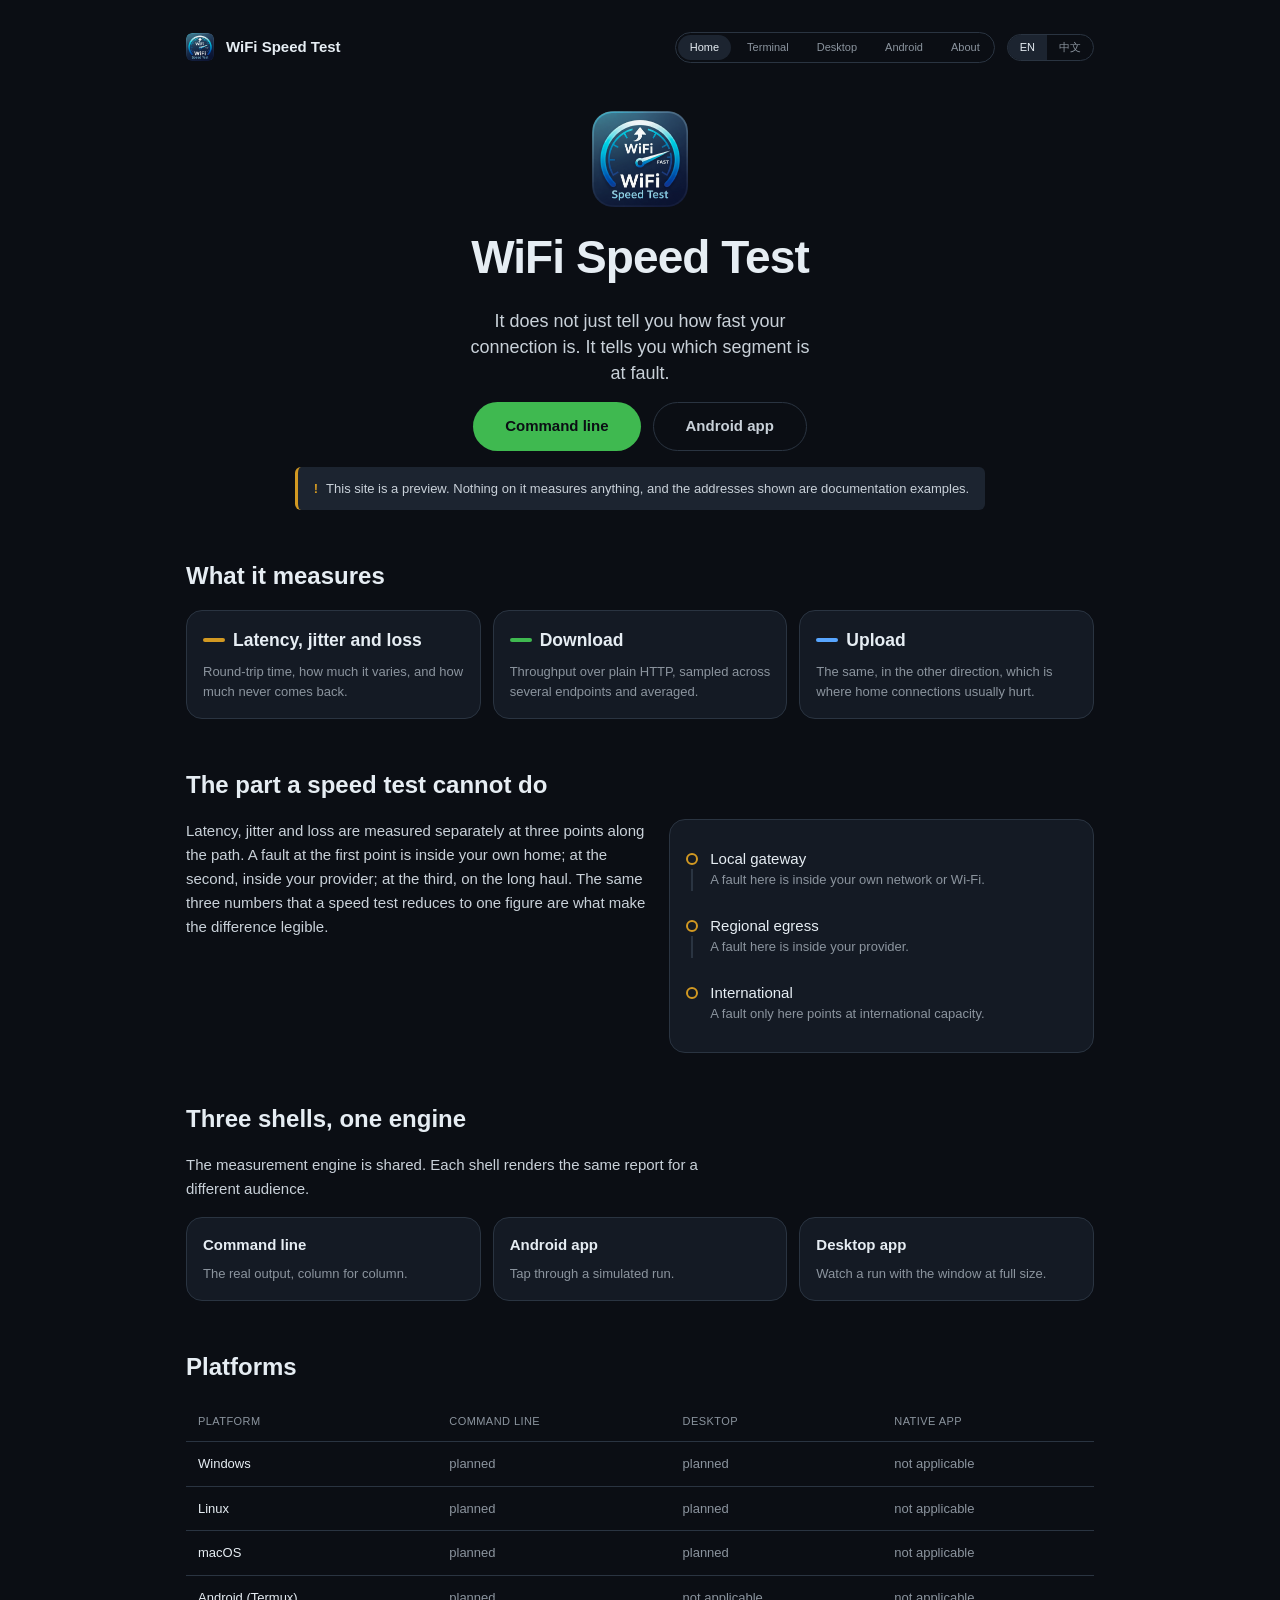
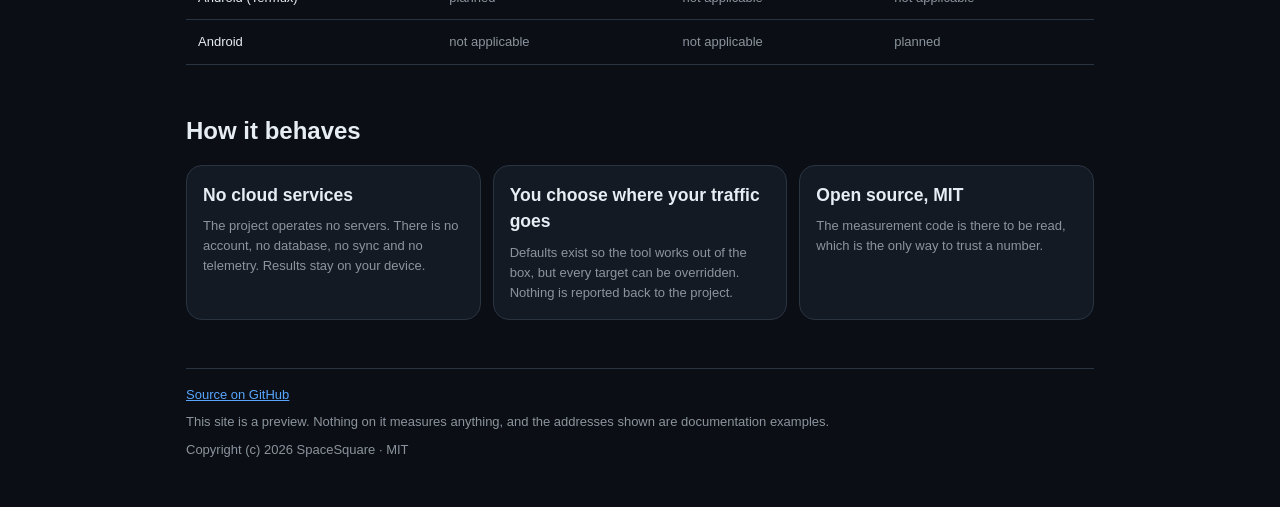
<file: index.html>
<!DOCTYPE html>
<html lang="en">
  <head>
    <meta charset="utf-8" />
    <meta name="viewport" content="width=device-width, initial-scale=1" />
    <title>WiFi Speed Test — preview</title>
    <meta
      name="description"
      content="A cross-platform network diagnostic tool that reports which segment of the path is at fault. This site is a non-functional preview."
    />
    <link rel="icon" href="assets/img/icon.png" />
    <link rel="stylesheet" href="assets/css/tokens.css" />
    <link rel="stylesheet" href="assets/css/base.css" />
    <link rel="stylesheet" href="assets/css/components.css" />
    <link rel="stylesheet" href="assets/css/index.css" />
  </head>

  <body>
    <div class="page">
      <header class="topbar">
        <span class="topbar__brand">
          <img src="assets/img/icon.png" alt="" width="191" height="192" />
          WiFi Speed Test
        </span>

        <span class="topbar__right">
          <nav class="shell-nav" aria-label="Shells">
            <a href="index.html" aria-current="page">Home</a>
            <a href="terminal.html">Terminal</a>
            <a href="desktop.html">Desktop</a>
            <a href="mobile.html">Android</a>
            <a href="about.html">About</a>
          </nav>

          <span class="lang-toggle" role="group" data-i18n-label="langLabel">
            <button type="button" data-lang="en" aria-pressed="true">EN</button>
            <button type="button" data-lang="zh-TW" aria-pressed="false">中文</button>
          </span>
        </span>
      </header>

      <section class="hero">
        <img class="hero__icon" src="assets/img/icon.png" alt="" width="191" height="192" />
        <h1 class="hero__title">WiFi Speed Test</h1>
        <p class="hero__tagline" data-i18n="tagline"></p>

        <div class="hero__actions">
          <a class="button" href="terminal.html" data-i18n="exploreTerminal">Command line</a>
          <a class="button button--quiet" href="mobile.html" data-i18n="exploreMobile">Android app</a>
        </div>

        <p class="sim-banner" style="text-align: left">
          <span class="sim-banner__mark" aria-hidden="true">!</span>
          <span data-i18n="previewFooter"></span>
        </p>
      </section>

      <section class="section">
        <h2 class="section__title" data-i18n="whatItMeasures">What it measures</h2>

        <div class="grid-3">
          <article class="card feature feature--latency">
            <h3 class="feature__title">
              <span class="feature__bar" aria-hidden="true"></span>
              <span data-i18n="coreLatency">Latency, jitter and loss</span>
            </h3>
            <p class="feature__body" data-i18n="coreLatencyBody"></p>
          </article>

          <article class="card feature feature--download">
            <h3 class="feature__title">
              <span class="feature__bar" aria-hidden="true"></span>
              <span data-i18n="coreDownload">Download</span>
            </h3>
            <p class="feature__body" data-i18n="coreDownloadBody"></p>
          </article>

          <article class="card feature feature--upload">
            <h3 class="feature__title">
              <span class="feature__bar" aria-hidden="true"></span>
              <span data-i18n="coreUpload">Upload</span>
            </h3>
            <p class="feature__body" data-i18n="coreUploadBody"></p>
          </article>
        </div>
      </section>

      <!-- The differentiator gets a section of its own. A visitor who skims
           everything else should still land on this one. -->
      <section class="section">
        <h2 class="section__title" data-i18n="differenceTitle">The part a speed test cannot do</h2>

        <div class="difference">
          <p class="section__lead" data-i18n="differenceBody"></p>

          <div class="card">
            <div class="path">
              <div class="path__step">
                <span class="path__rail" aria-hidden="true">
                  <span class="path__dot"></span>
                  <span class="path__line"></span>
                </span>
                <span>
                  <span class="path__name" data-i18n="layerGateway">Local gateway</span>
                  <span class="path__meaning" style="display: block" data-i18n="diffGateway"></span>
                </span>
              </div>

              <div class="path__step">
                <span class="path__rail" aria-hidden="true">
                  <span class="path__dot"></span>
                  <span class="path__line"></span>
                </span>
                <span>
                  <span class="path__name" data-i18n="layerRegional">Regional egress</span>
                  <span class="path__meaning" style="display: block" data-i18n="diffRegional"></span>
                </span>
              </div>

              <div class="path__step">
                <span class="path__rail" aria-hidden="true">
                  <span class="path__dot"></span>
                  <span class="path__line"></span>
                </span>
                <span>
                  <span class="path__name" data-i18n="layerInternational">International</span>
                  <span
                    class="path__meaning"
                    style="display: block"
                    data-i18n="diffInternational"
                  ></span>
                </span>
              </div>
            </div>
          </div>
        </div>
      </section>

      <section class="section">
        <h2 class="section__title" data-i18n="shellsTitle">Three shells, one engine</h2>
        <p class="section__lead" data-i18n="shellsBody"></p>

        <div class="explore">
          <a class="explore__card" href="terminal.html">
            <span class="explore__name" data-i18n="exploreTerminal">Command line</span>
            <span class="explore__body" data-i18n="exploreTerminalBody"></span>
          </a>

          <a class="explore__card" href="mobile.html">
            <span class="explore__name" data-i18n="exploreMobile">Android app</span>
            <span class="explore__body" data-i18n="exploreMobileBody"></span>
          </a>

          <a class="explore__card" href="desktop.html">
            <span class="explore__name" data-i18n="exploreDesktop">Desktop app</span>
            <span class="explore__body" data-i18n="exploreDesktopBody"></span>
          </a>
        </div>
      </section>

      <section class="section">
        <h2 class="section__title" data-i18n="platformsTitle">Platforms</h2>

        <div class="matrix-wrap">
          <table class="matrix">
            <thead>
              <tr>
                <th scope="col">Platform</th>
                <th scope="col" data-i18n="platformCli">Command line</th>
                <th scope="col" data-i18n="platformDesktop">Desktop</th>
                <th scope="col" data-i18n="platformApp">Native app</th>
              </tr>
            </thead>
            <tbody>
              <tr>
                <td>Windows</td>
                <td data-i18n="planned">planned</td>
                <td data-i18n="planned">planned</td>
                <td data-i18n="notApplicable">not applicable</td>
              </tr>
              <tr>
                <td>Linux</td>
                <td data-i18n="planned">planned</td>
                <td data-i18n="planned">planned</td>
                <td data-i18n="notApplicable">not applicable</td>
              </tr>
              <tr>
                <td>macOS</td>
                <td data-i18n="planned">planned</td>
                <td data-i18n="planned">planned</td>
                <td data-i18n="notApplicable">not applicable</td>
              </tr>
              <tr>
                <td>Android (Termux)</td>
                <td data-i18n="planned">planned</td>
                <td data-i18n="notApplicable">not applicable</td>
                <td data-i18n="notApplicable">not applicable</td>
              </tr>
              <tr>
                <td>Android</td>
                <td data-i18n="notApplicable">not applicable</td>
                <td data-i18n="notApplicable">not applicable</td>
                <td data-i18n="planned">planned</td>
              </tr>
            </tbody>
          </table>
        </div>
      </section>

      <section class="section">
        <h2 class="section__title" data-i18n="principlesTitle">How it behaves</h2>

        <div class="grid-3">
          <article class="card">
            <h3 class="feature__title" data-i18n="principleCloud">No cloud services</h3>
            <p class="feature__body" data-i18n="principleCloudBody"></p>
          </article>

          <article class="card">
            <h3 class="feature__title" data-i18n="principleTargets">
              You choose where your traffic goes
            </h3>
            <p class="feature__body" data-i18n="principleTargetsBody"></p>
          </article>

          <article class="card">
            <h3 class="feature__title" data-i18n="principleOpen">Open source, MIT</h3>
            <p class="feature__body" data-i18n="principleOpenBody"></p>
          </article>
        </div>
      </section>

      <footer class="footer">
        <a href="https://github.com/SpaceSquare640/WiFi_Speed_Test" data-i18n="viewOnGitHub">
          Source on GitHub
        </a>
        <span data-i18n="previewFooter"></span>
        <span>Copyright (c) 2026 SpaceSquare · MIT</span>
      </footer>
    </div>

    <script src="assets/js/i18n.js"></script>
    <script>
      // init returns the language actually in force, which may come from a
      // previous visit. The buttons have to agree with it, or the page reads as
      // Chinese while the control insists it is English.
      const active = I18n.init();
      document.querySelectorAll('.lang-toggle button').forEach((button) => {
        button.setAttribute('aria-pressed', String(button.dataset.lang === active));
      });

      document.querySelectorAll('.lang-toggle button').forEach((button) => {
        button.addEventListener('click', () => {
          I18n.set(button.dataset.lang);
          document.querySelectorAll('.lang-toggle button').forEach((other) => {
            other.setAttribute('aria-pressed', String(other === button));
          });
        });
      });
    </script>
  </body>
</html>
</file>
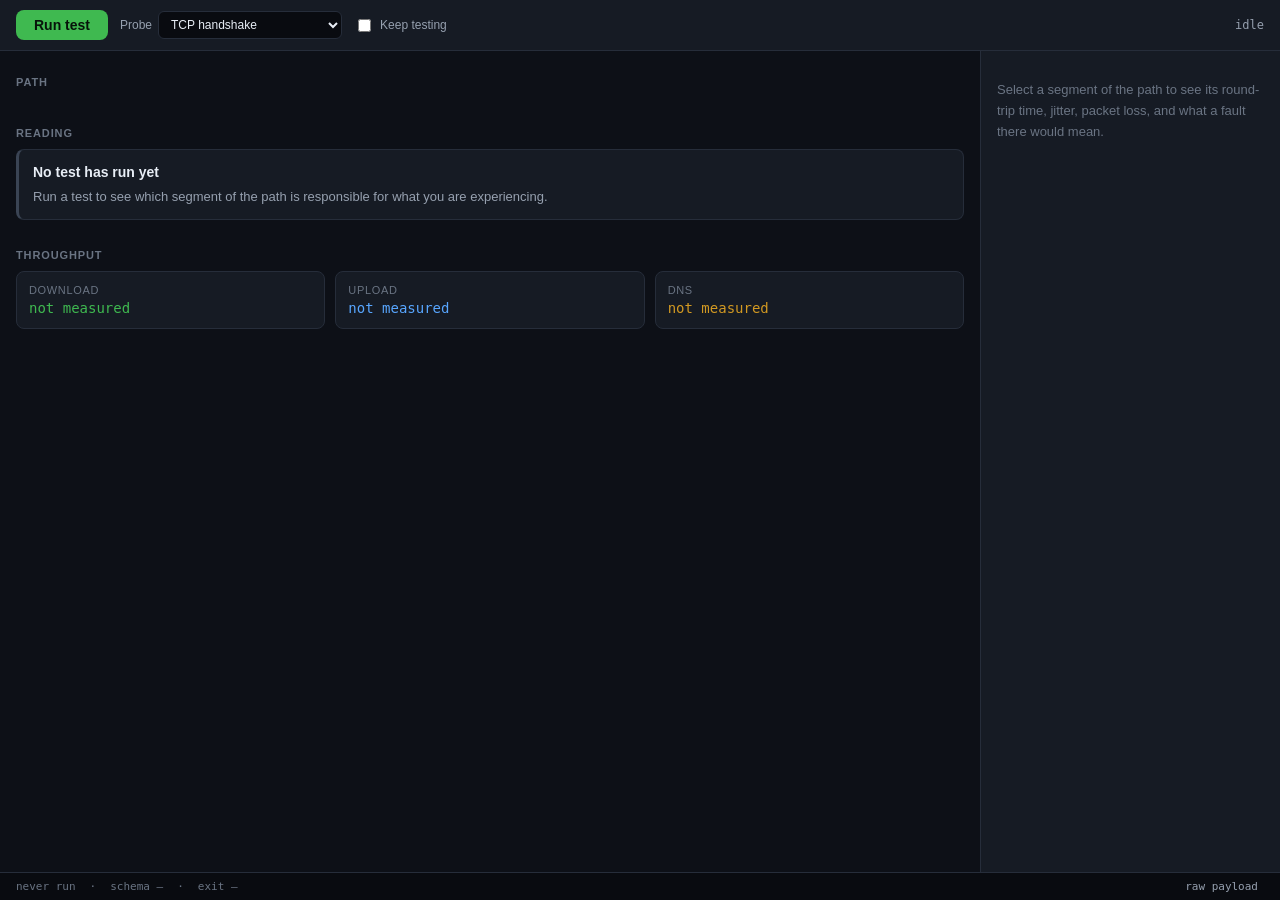
<file: desktop/ui/index.html>
<!DOCTYPE html>
<html lang="en">
  <head>
    <meta charset="utf-8" />
    <meta name="viewport" content="width=device-width, initial-scale=1" />
    <title>WiFi Speed Test</title>
    <link rel="stylesheet" href="app.css" />
  </head>

  <body>
    <header class="toolbar">
      <button type="button" class="run" id="run">Run test</button>

      <label class="field">
        Probe
        <select id="method">
          <option value="tcp">TCP handshake</option>
          <option value="icmp">ICMP (may need elevation)</option>
        </select>
      </label>

      <label class="field">
        <input type="checkbox" id="watch" />
        Keep testing
      </label>

      <span class="toolbar__spacer"></span>
      <span class="phase" id="phase">idle</span>
    </header>

    <main class="main">
      <div class="left">
        <section>
          <h2 class="section-label">Path</h2>
          <!-- Left to right, in the order the packets travel. Selecting a hop
               fills the panel on the right. -->
          <div class="path" id="path" role="tablist" aria-label="Path segments"></div>
        </section>

        <section>
          <h2 class="section-label">Reading</h2>
          <div class="verdict" id="verdict">
            <strong id="verdict-title">No test has run yet</strong>
            <span id="verdict-body">
              Run a test to see which segment of the path is responsible for what
              you are experiencing.
            </span>
          </div>
        </section>

        <section>
          <h2 class="section-label">Throughput</h2>
          <div class="rates">
            <div class="rate rate--download">
              <div class="rate__label">Download</div>
              <div class="rate__value is-absent" id="download">not measured</div>
            </div>
            <div class="rate rate--upload">
              <div class="rate__label">Upload</div>
              <div class="rate__value is-absent" id="upload">not measured</div>
            </div>
            <div class="rate rate--dns">
              <div class="rate__label">DNS</div>
              <div class="rate__value is-absent" id="dns">not measured</div>
            </div>
          </div>
        </section>
      </div>

      <aside class="side" id="detail">
        <p class="empty" id="detail-empty">
          Select a segment of the path to see its round-trip time, jitter, packet
          loss, and what a fault there would mean.
        </p>

        <div id="detail-body" hidden>
          <div class="detail__title" id="detail-title"></div>
          <div class="detail__target" id="detail-target"></div>

          <dl class="kv">
            <dt>Latency</dt>
            <dd id="d-latency">—</dd>
            <dt>Jitter</dt>
            <dd id="d-jitter">—</dd>
            <dt>Packet loss</dt>
            <dd id="d-loss">—</dd>
            <dt>Answered on port</dt>
            <dd id="d-port">—</dd>
            <dt>Target source</dt>
            <dd id="d-source">—</dd>
          </dl>

          <p class="meaning" id="d-meaning"></p>
        </div>
      </aside>
    </main>

    <footer class="status">
      <span id="s-time">never run</span>
      <span>·</span>
      <span id="s-schema">schema —</span>
      <span>·</span>
      <span class="status__code" id="s-exit" data-ok="true">exit —</span>
      <span class="status__spacer"></span>
      <button type="button" id="toggle-raw">raw payload</button>
    </footer>

    <pre class="raw" id="raw" hidden></pre>

    <script src="app.js"></script>
  </body>
</html>
</file>
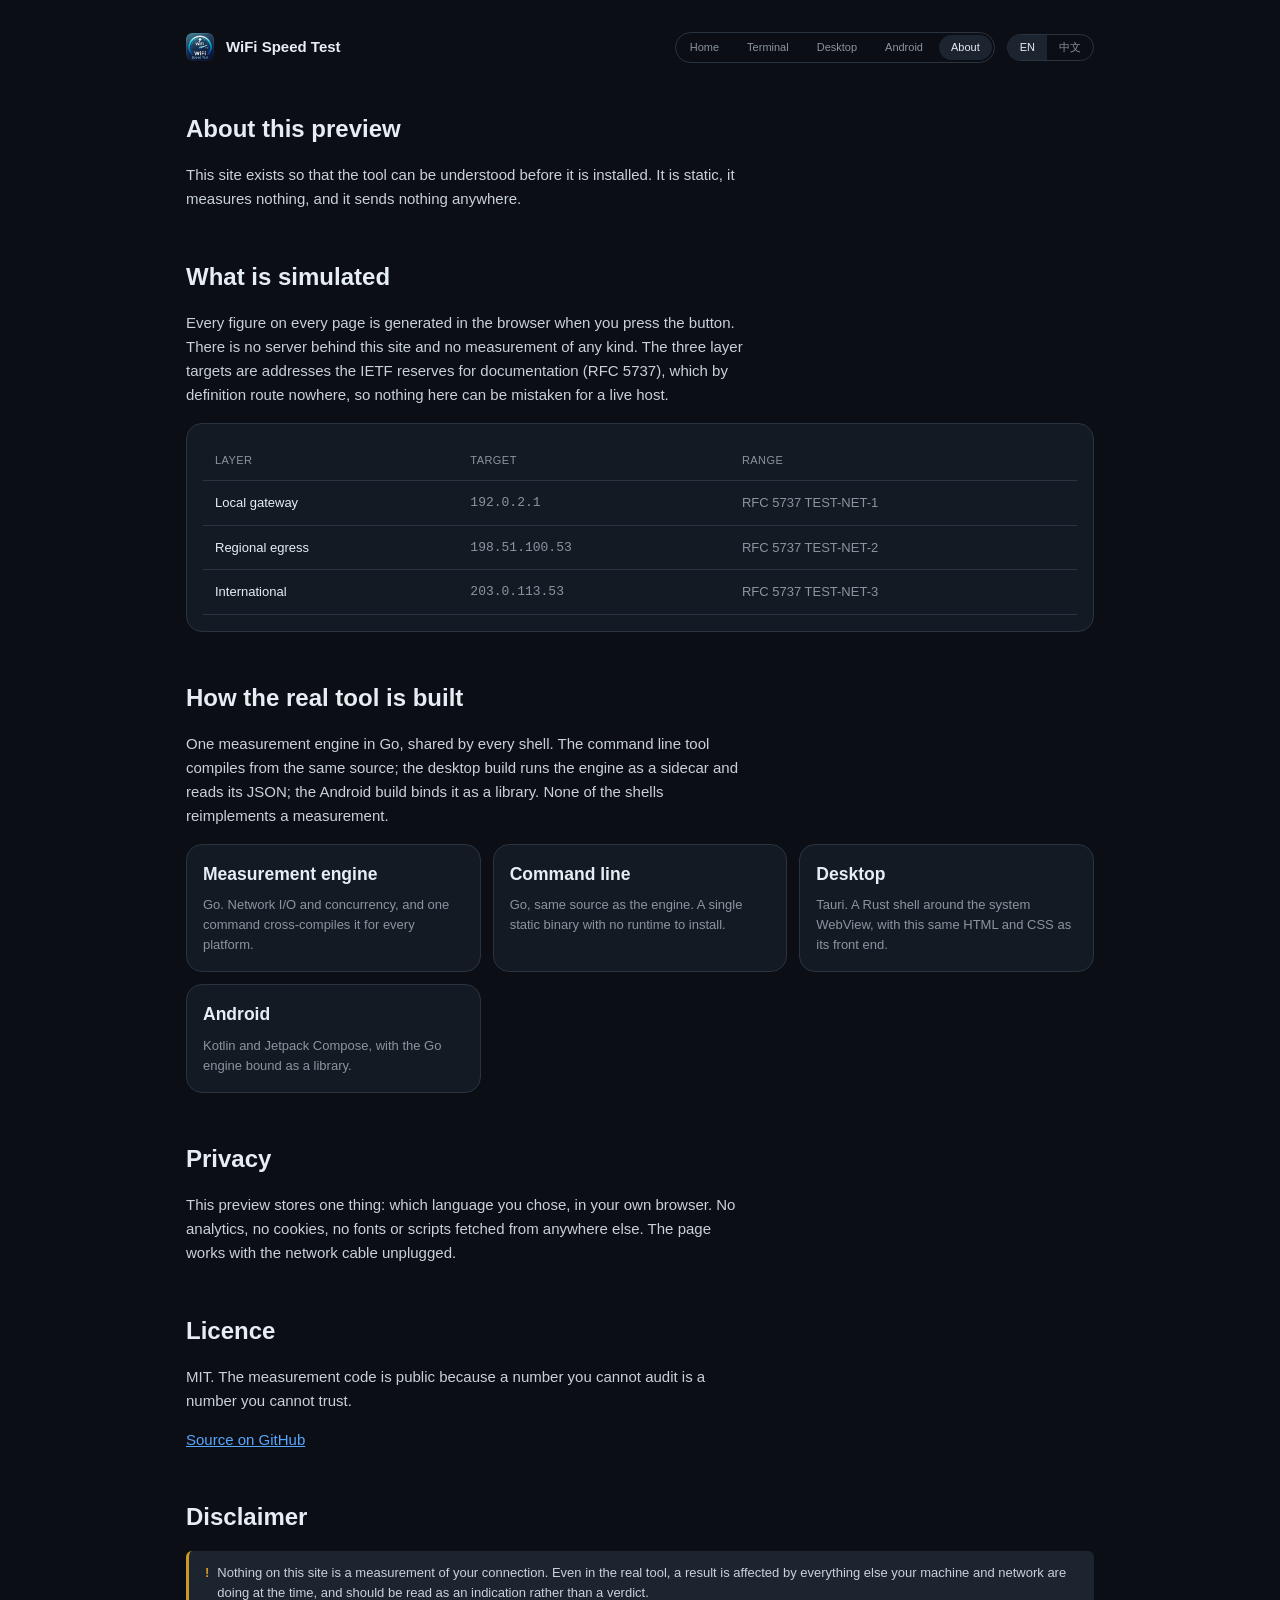
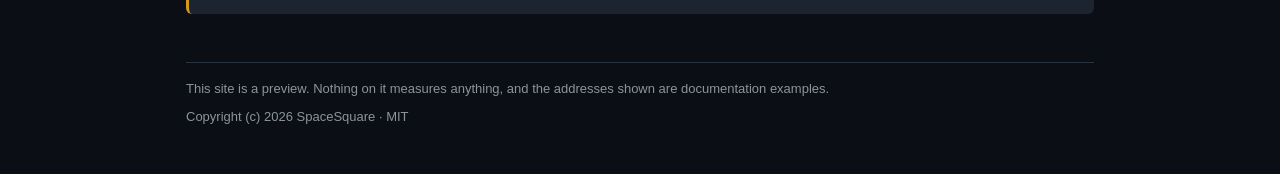
<file: about.html>
<!DOCTYPE html>
<html lang="en">
  <head>
    <meta charset="utf-8" />
    <meta name="viewport" content="width=device-width, initial-scale=1" />
    <title>WiFi Speed Test — about this preview</title>
    <meta
      name="description"
      content="What is simulated on this site, how the real tool is built, and what it does with your data: nothing."
    />
    <link rel="icon" href="assets/img/icon.png" />
    <link rel="stylesheet" href="assets/css/tokens.css" />
    <link rel="stylesheet" href="assets/css/base.css" />
    <link rel="stylesheet" href="assets/css/components.css" />
    <link rel="stylesheet" href="assets/css/index.css" />
  </head>

  <body>
    <div class="page">
      <header class="topbar">
        <span class="topbar__brand">
          <img src="assets/img/icon.png" alt="" width="191" height="192" />
          WiFi Speed Test
        </span>

        <span class="topbar__right">
          <nav class="shell-nav" aria-label="Shells">
            <a href="index.html">Home</a>
            <a href="terminal.html">Terminal</a>
            <a href="desktop.html">Desktop</a>
            <a href="mobile.html">Android</a>
            <a href="about.html" aria-current="page">About</a>
          </nav>

          <span class="lang-toggle" role="group" data-i18n-label="langLabel">
            <button type="button" data-lang="en" aria-pressed="true">EN</button>
            <button type="button" data-lang="zh-TW" aria-pressed="false">中文</button>
          </span>
        </span>
      </header>

      <section class="section">
        <h1 class="section__title" data-i18n="aboutTitle">About this preview</h1>
        <p class="section__lead" data-i18n="aboutIntro"></p>
      </section>

      <!-- First, because it is the thing a visitor most needs to know and the
           thing a pretty interface is most likely to make them forget. -->
      <section class="section">
        <h2 class="section__title" data-i18n="aboutSimTitle">What is simulated</h2>
        <p class="section__lead" data-i18n="aboutSimBody"></p>

        <div class="card">
          <table class="matrix">
            <thead>
              <tr>
                <th scope="col" data-i18n="colLayer">Layer</th>
                <th scope="col" data-i18n="colTarget">Target</th>
                <th scope="col" data-i18n="colRange">Range</th>
              </tr>
            </thead>
            <tbody>
              <tr>
                <td data-i18n="layerGateway">Local gateway</td>
                <td class="numeric">192.0.2.1</td>
                <td>RFC 5737 TEST-NET-1</td>
              </tr>
              <tr>
                <td data-i18n="layerRegional">Regional egress</td>
                <td class="numeric">198.51.100.53</td>
                <td>RFC 5737 TEST-NET-2</td>
              </tr>
              <tr>
                <td data-i18n="layerInternational">International</td>
                <td class="numeric">203.0.113.53</td>
                <td>RFC 5737 TEST-NET-3</td>
              </tr>
            </tbody>
          </table>
        </div>
      </section>

      <section class="section">
        <h2 class="section__title" data-i18n="aboutStackTitle">How the real tool is built</h2>
        <p class="section__lead" data-i18n="aboutStackBody"></p>

        <div class="grid-3">
          <article class="card">
            <h3 class="feature__title" data-i18n="aboutStackEngine">Measurement engine</h3>
            <p class="feature__body" data-i18n="aboutStackEngineNote"></p>
          </article>
          <article class="card">
            <h3 class="feature__title" data-i18n="aboutStackCli">Command line</h3>
            <p class="feature__body" data-i18n="aboutStackCliNote"></p>
          </article>
          <article class="card">
            <h3 class="feature__title" data-i18n="aboutStackDesktop">Desktop</h3>
            <p class="feature__body" data-i18n="aboutStackDesktopNote"></p>
          </article>
          <article class="card">
            <h3 class="feature__title" data-i18n="aboutStackApp">Android</h3>
            <p class="feature__body" data-i18n="aboutStackAppNote"></p>
          </article>
        </div>
      </section>

      <section class="section">
        <h2 class="section__title" data-i18n="aboutPrivacyTitle">Privacy</h2>
        <p class="section__lead" data-i18n="aboutPrivacyBody"></p>
      </section>

      <section class="section">
        <h2 class="section__title" data-i18n="aboutLicenceTitle">Licence</h2>
        <p class="section__lead" data-i18n="aboutLicenceBody"></p>
        <p>
          <a href="https://github.com/SpaceSquare640/WiFi_Speed_Test" data-i18n="viewOnGitHub">
            Source on GitHub
          </a>
        </p>
      </section>

      <section class="section">
        <h2 class="section__title" data-i18n="aboutDisclaimerTitle">Disclaimer</h2>
        <p class="sim-banner">
          <span class="sim-banner__mark" aria-hidden="true">!</span>
          <span data-i18n="aboutDisclaimerBody"></span>
        </p>
      </section>

      <footer class="footer">
        <span data-i18n="previewFooter"></span>
        <span>Copyright (c) 2026 SpaceSquare · MIT</span>
      </footer>
    </div>

    <script src="assets/js/i18n.js"></script>
    <script>
      const active = I18n.init();
      document.querySelectorAll('.lang-toggle button').forEach((button) => {
        button.setAttribute('aria-pressed', String(button.dataset.lang === active));
        button.addEventListener('click', () => {
          I18n.set(button.dataset.lang);
          document.querySelectorAll('.lang-toggle button').forEach((other) => {
            other.setAttribute('aria-pressed', String(other === button));
          });
        });
      });
    </script>
  </body>
</html>
</file>
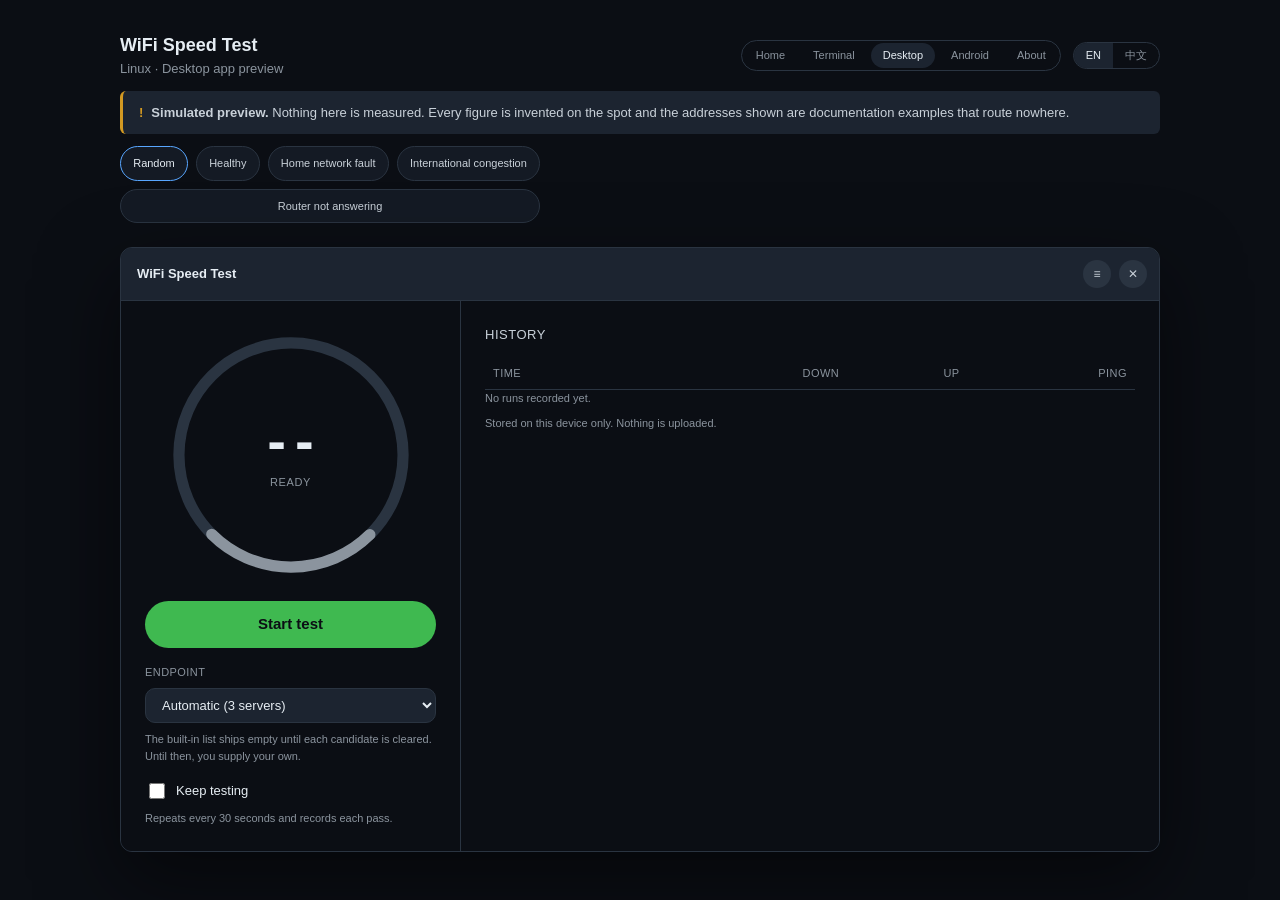
<file: desktop-linux.html>
<!DOCTYPE html>
<html lang="en">
  <head>
    <meta charset="utf-8" />
    <meta name="viewport" content="width=device-width, initial-scale=1" />
    <title>WiFi Speed Test — Linux desktop preview</title>
    <meta
      name="description"
      content="A non-functional preview of the WiFi Speed Test desktop app as it appears on Linux. All figures are simulated."
    />
    <link rel="icon" href="assets/img/icon.png" />
    <link rel="stylesheet" href="assets/css/tokens.css" />
    <link rel="stylesheet" href="assets/css/base.css" />
    <link rel="stylesheet" href="assets/css/components.css" />
    <link rel="stylesheet" href="assets/css/desktop.css" />
  </head>

  <body>
    <main class="stage stage--desktop">
      <header class="stage__head">
        <div class="stage__toolbar">
          <div>
            <h1 class="stage__title">WiFi Speed Test</h1>
            <p class="stage__subtitle">
              <span data-i18n="osLinux">Linux</span> ·
              <span data-i18n="desktopSubtitle">Desktop app preview</span>
            </p>
          </div>

          <div style="display: flex; gap: var(--space-3); align-items: center">
            <nav class="shell-nav" aria-label="Shells">
              <a href="index.html">Home</a>
              <a href="terminal.html">Terminal</a>
              <a href="desktop.html" aria-current="page">Desktop</a>
              <a href="mobile.html">Android</a>
              <a href="about.html">About</a>
            </nav>

            <div class="lang-toggle" role="group" data-i18n-label="langLabel">
              <button type="button" data-lang="en" aria-pressed="true">EN</button>
              <button type="button" data-lang="zh-TW" aria-pressed="false">中文</button>
            </div>
          </div>
        </div>

        <p class="sim-banner">
          <span class="sim-banner__mark" aria-hidden="true">!</span>
          <span>
            <strong data-i18n="simNotice">Simulated preview.</strong>
            <span data-i18n="simNoticeBody"></span>
          </span>
        </p>

        <div class="scenarios" role="group" data-i18n-label="scenarioLabel">
          <button type="button" class="scenario-chip" data-scenario="random" aria-pressed="true" data-i18n="scenarioRandom">Random</button>
          <button type="button" class="scenario-chip" data-scenario="healthy" aria-pressed="false" data-i18n="scenarioHealthy">Healthy</button>
          <button type="button" class="scenario-chip" data-scenario="localFault" aria-pressed="false" data-i18n="scenarioLocal">Home network fault</button>
          <button type="button" class="scenario-chip" data-scenario="internationalFault" aria-pressed="false" data-i18n="scenarioIntl">International congestion</button>
          <button type="button" class="scenario-chip" data-scenario="gatewaySilent" aria-pressed="false" data-i18n="scenarioGatewaySilent">Router not answering</button>
        </div>
      </header>

      <section class="window window--linux" aria-label="Desktop application window">
        <!-- GNOME puts the actions in the header bar itself and offers no
             minimise button. -->
        <div class="window__bar">
          <span class="window__title" data-i18n="windowTitle">WiFi Speed Test</span>
          <span class="headerbar-actions">
            <button type="button" aria-label="Menu">&#8801;</button>
            <button type="button" aria-label="Close">&#10005;</button>
          </span>
        </div>

        <!-- The application itself is mounted here from desktop-shell.js. The
             three platform pages differ in their frame, not in their app. -->
        <div class="window__body" id="app"></div>
      </section>

      <p class="sr-only" id="live-region" role="status" aria-live="polite"></p>
    </main>

    <script src="assets/js/i18n.js"></script>
    <script src="assets/js/fake-data.js"></script>
    <script src="assets/js/desktop-shell.js"></script>
    <script>
      const active = I18n.init();
      document.querySelectorAll('.lang-toggle button').forEach((button) => {
        button.setAttribute('aria-pressed', String(button.dataset.lang === active));
        button.addEventListener('click', () => {
          I18n.set(button.dataset.lang);
          document.querySelectorAll('.lang-toggle button').forEach((other) => {
            other.setAttribute('aria-pressed', String(other === button));
          });
        });
      });

      DesktopShell.mount(document.getElementById('app'), {
        scenarioChips: [...document.querySelectorAll('.scenario-chip')],
        liveRegion: document.getElementById('live-region'),
      });
      I18n.apply();
    </script>
  </body>
</html>
</file>
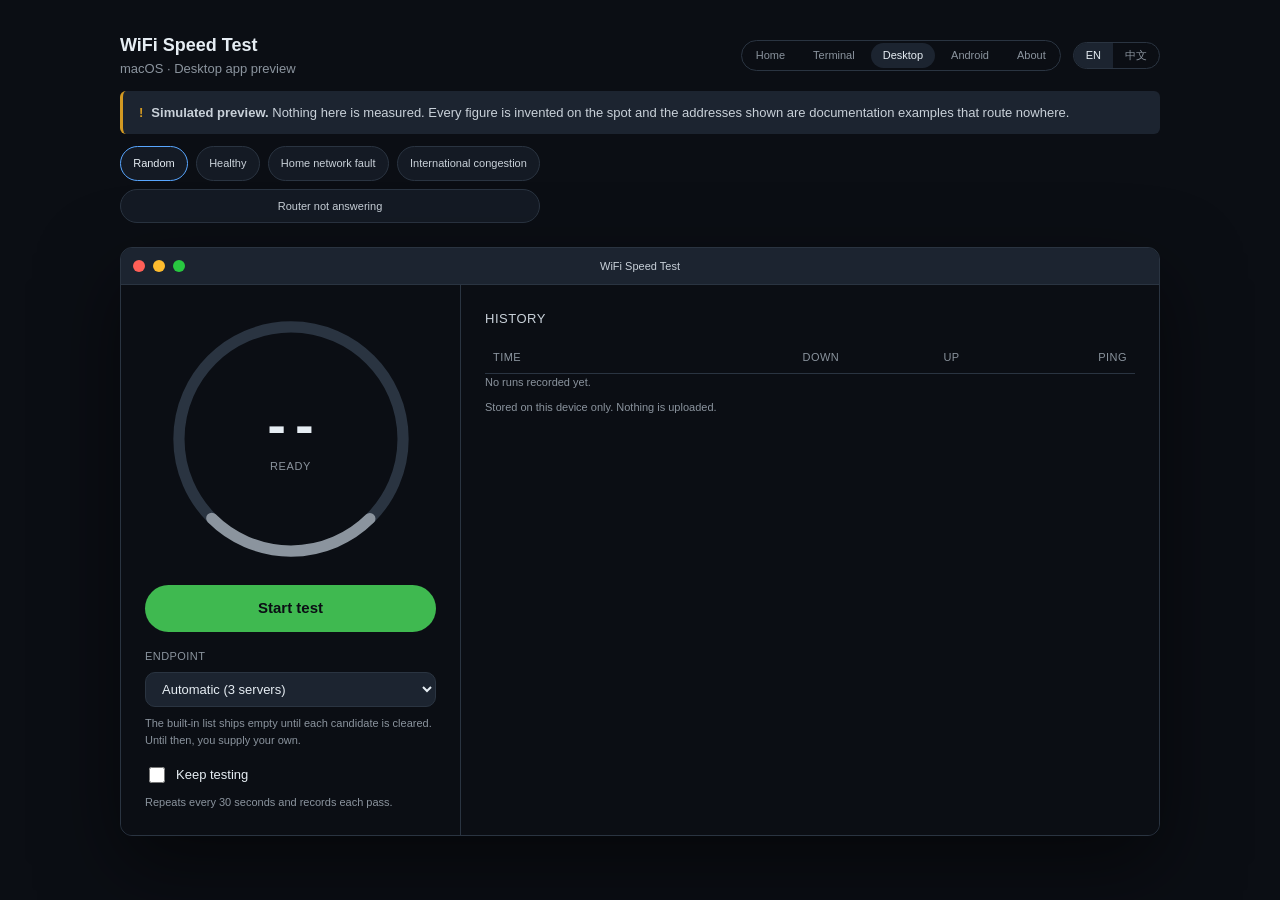
<file: desktop-macos.html>
<!DOCTYPE html>
<html lang="en">
  <head>
    <meta charset="utf-8" />
    <meta name="viewport" content="width=device-width, initial-scale=1" />
    <title>WiFi Speed Test — macOS desktop preview</title>
    <meta
      name="description"
      content="A non-functional preview of the WiFi Speed Test desktop app as it appears on macOS. All figures are simulated."
    />
    <link rel="icon" href="assets/img/icon.png" />
    <link rel="stylesheet" href="assets/css/tokens.css" />
    <link rel="stylesheet" href="assets/css/base.css" />
    <link rel="stylesheet" href="assets/css/components.css" />
    <link rel="stylesheet" href="assets/css/desktop.css" />
  </head>

  <body>
    <main class="stage stage--desktop">
      <header class="stage__head">
        <div class="stage__toolbar">
          <div>
            <h1 class="stage__title">WiFi Speed Test</h1>
            <p class="stage__subtitle">
              <span data-i18n="osMacos">macOS</span> ·
              <span data-i18n="desktopSubtitle">Desktop app preview</span>
            </p>
          </div>

          <div style="display: flex; gap: var(--space-3); align-items: center">
            <nav class="shell-nav" aria-label="Shells">
              <a href="index.html">Home</a>
              <a href="terminal.html">Terminal</a>
              <a href="desktop.html" aria-current="page">Desktop</a>
              <a href="mobile.html">Android</a>
              <a href="about.html">About</a>
            </nav>

            <div class="lang-toggle" role="group" data-i18n-label="langLabel">
              <button type="button" data-lang="en" aria-pressed="true">EN</button>
              <button type="button" data-lang="zh-TW" aria-pressed="false">中文</button>
            </div>
          </div>
        </div>

        <p class="sim-banner">
          <span class="sim-banner__mark" aria-hidden="true">!</span>
          <span>
            <strong data-i18n="simNotice">Simulated preview.</strong>
            <span data-i18n="simNoticeBody"></span>
          </span>
        </p>

        <div class="scenarios" role="group" data-i18n-label="scenarioLabel">
          <button type="button" class="scenario-chip" data-scenario="random" aria-pressed="true" data-i18n="scenarioRandom">Random</button>
          <button type="button" class="scenario-chip" data-scenario="healthy" aria-pressed="false" data-i18n="scenarioHealthy">Healthy</button>
          <button type="button" class="scenario-chip" data-scenario="localFault" aria-pressed="false" data-i18n="scenarioLocal">Home network fault</button>
          <button type="button" class="scenario-chip" data-scenario="internationalFault" aria-pressed="false" data-i18n="scenarioIntl">International congestion</button>
          <button type="button" class="scenario-chip" data-scenario="gatewaySilent" aria-pressed="false" data-i18n="scenarioGatewaySilent">Router not answering</button>
        </div>
      </header>

      <section class="window window--macos" aria-label="Desktop application window">
        <div class="window__bar">
          <!-- Traffic lights on the left; the menu bar is the system's, not
               the window's, so there is none here. -->
          <span class="traffic" aria-hidden="true">
            <span></span><span></span><span></span>
          </span>
          <span class="window__title" data-i18n="windowTitle">WiFi Speed Test</span>
        </div>

        <!-- The application itself is mounted here from desktop-shell.js. The
             three platform pages differ in their frame, not in their app. -->
        <div class="window__body" id="app"></div>
      </section>

      <p class="sr-only" id="live-region" role="status" aria-live="polite"></p>
    </main>

    <script src="assets/js/i18n.js"></script>
    <script src="assets/js/fake-data.js"></script>
    <script src="assets/js/desktop-shell.js"></script>
    <script>
      const active = I18n.init();
      document.querySelectorAll('.lang-toggle button').forEach((button) => {
        button.setAttribute('aria-pressed', String(button.dataset.lang === active));
        button.addEventListener('click', () => {
          I18n.set(button.dataset.lang);
          document.querySelectorAll('.lang-toggle button').forEach((other) => {
            other.setAttribute('aria-pressed', String(other === button));
          });
        });
      });

      DesktopShell.mount(document.getElementById('app'), {
        scenarioChips: [...document.querySelectorAll('.scenario-chip')],
        liveRegion: document.getElementById('live-region'),
      });
      I18n.apply();
    </script>
  </body>
</html>
</file>
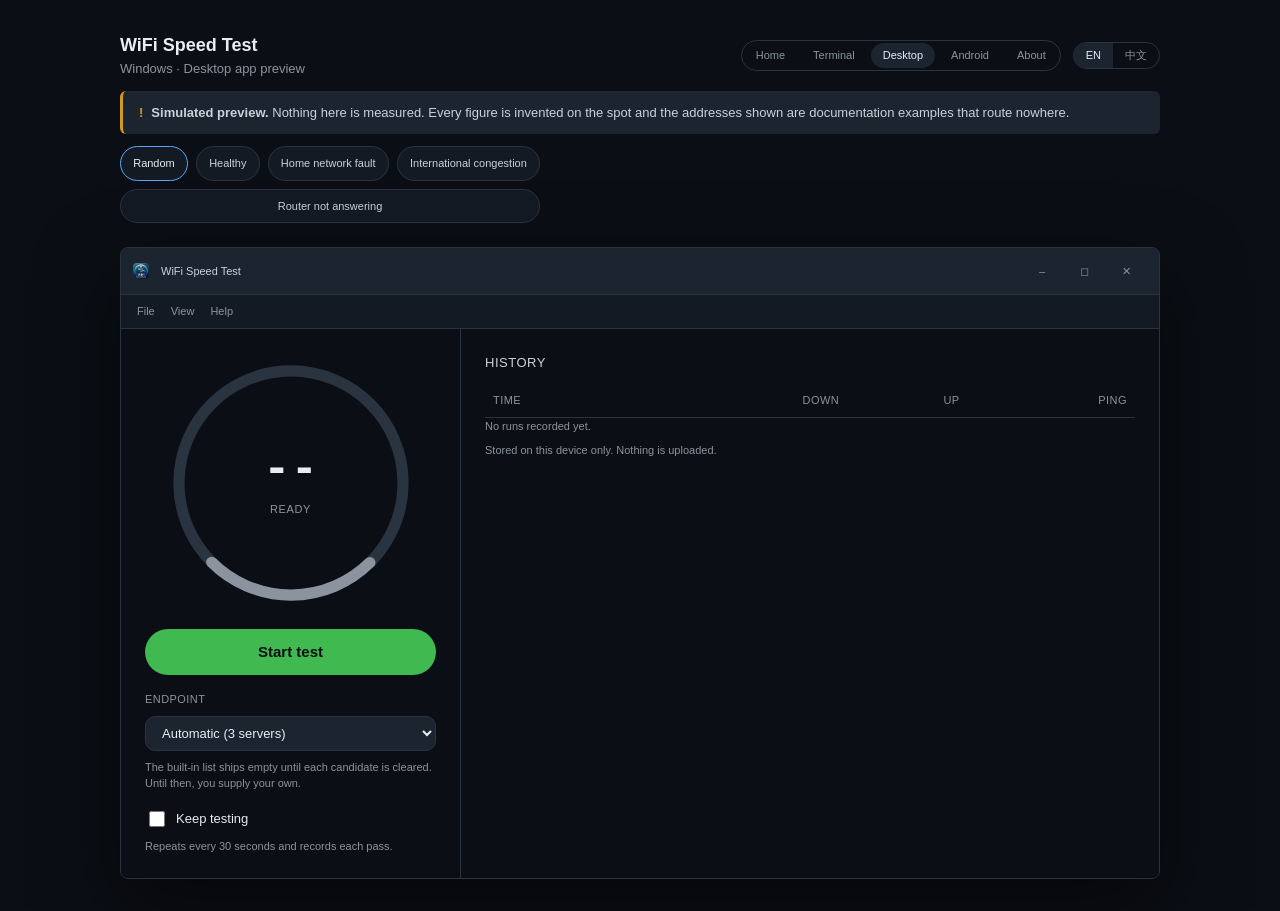
<file: desktop-windows.html>
<!DOCTYPE html>
<html lang="en">
  <head>
    <meta charset="utf-8" />
    <meta name="viewport" content="width=device-width, initial-scale=1" />
    <title>WiFi Speed Test — Windows desktop preview</title>
    <meta
      name="description"
      content="A non-functional preview of the WiFi Speed Test desktop app as it appears on Windows. All figures are simulated."
    />
    <link rel="icon" href="assets/img/icon.png" />
    <link rel="stylesheet" href="assets/css/tokens.css" />
    <link rel="stylesheet" href="assets/css/base.css" />
    <link rel="stylesheet" href="assets/css/components.css" />
    <link rel="stylesheet" href="assets/css/desktop.css" />
  </head>

  <body>
    <main class="stage stage--desktop">
      <header class="stage__head">
        <div class="stage__toolbar">
          <div>
            <h1 class="stage__title">WiFi Speed Test</h1>
            <p class="stage__subtitle">
              <span data-i18n="osWindows">Windows</span> ·
              <span data-i18n="desktopSubtitle">Desktop app preview</span>
            </p>
          </div>

          <div style="display: flex; gap: var(--space-3); align-items: center">
            <nav class="shell-nav" aria-label="Shells">
              <a href="index.html">Home</a>
              <a href="terminal.html">Terminal</a>
              <a href="desktop.html" aria-current="page">Desktop</a>
              <a href="mobile.html">Android</a>
              <a href="about.html">About</a>
            </nav>

            <div class="lang-toggle" role="group" data-i18n-label="langLabel">
              <button type="button" data-lang="en" aria-pressed="true">EN</button>
              <button type="button" data-lang="zh-TW" aria-pressed="false">中文</button>
            </div>
          </div>
        </div>

        <p class="sim-banner">
          <span class="sim-banner__mark" aria-hidden="true">!</span>
          <span>
            <strong data-i18n="simNotice">Simulated preview.</strong>
            <span data-i18n="simNoticeBody"></span>
          </span>
        </p>

        <div class="scenarios" role="group" data-i18n-label="scenarioLabel">
          <button type="button" class="scenario-chip" data-scenario="random" aria-pressed="true" data-i18n="scenarioRandom">Random</button>
          <button type="button" class="scenario-chip" data-scenario="healthy" aria-pressed="false" data-i18n="scenarioHealthy">Healthy</button>
          <button type="button" class="scenario-chip" data-scenario="localFault" aria-pressed="false" data-i18n="scenarioLocal">Home network fault</button>
          <button type="button" class="scenario-chip" data-scenario="internationalFault" aria-pressed="false" data-i18n="scenarioIntl">International congestion</button>
          <button type="button" class="scenario-chip" data-scenario="gatewaySilent" aria-pressed="false" data-i18n="scenarioGatewaySilent">Router not answering</button>
        </div>
      </header>

      <section class="window window--windows" aria-label="Desktop application window">
        <div class="window__bar">
          <img class="window__icon" src="assets/img/icon.png" alt="" width="191" height="192" />
          <span class="window__title" data-i18n="windowTitle">WiFi Speed Test</span>
          <!-- Minimise, maximise, close: on the right, in that order. -->
          <span class="caption">
            <button type="button" aria-label="Minimise">&#8211;</button>
            <button type="button" aria-label="Maximise">&#9723;</button>
            <button type="button" aria-label="Close">&#10005;</button>
          </span>
        </div>

        <!-- The menu bar belongs to the window on this platform. -->
        <div class="menubar" aria-hidden="true">
          <span data-i18n="windowMenuFile">File</span>
          <span data-i18n="windowMenuView">View</span>
          <span data-i18n="windowMenuHelp">Help</span>
        </div>

        <!-- The application itself is mounted here from desktop-shell.js. The
             three platform pages differ in their frame, not in their app. -->
        <div class="window__body" id="app"></div>
      </section>

      <p class="sr-only" id="live-region" role="status" aria-live="polite"></p>
    </main>

    <script src="assets/js/i18n.js"></script>
    <script src="assets/js/fake-data.js"></script>
    <script src="assets/js/desktop-shell.js"></script>
    <script>
      const active = I18n.init();
      document.querySelectorAll('.lang-toggle button').forEach((button) => {
        button.setAttribute('aria-pressed', String(button.dataset.lang === active));
        button.addEventListener('click', () => {
          I18n.set(button.dataset.lang);
          document.querySelectorAll('.lang-toggle button').forEach((other) => {
            other.setAttribute('aria-pressed', String(other === button));
          });
        });
      });

      DesktopShell.mount(document.getElementById('app'), {
        scenarioChips: [...document.querySelectorAll('.scenario-chip')],
        liveRegion: document.getElementById('live-region'),
      });
      I18n.apply();
    </script>
  </body>
</html>
</file>
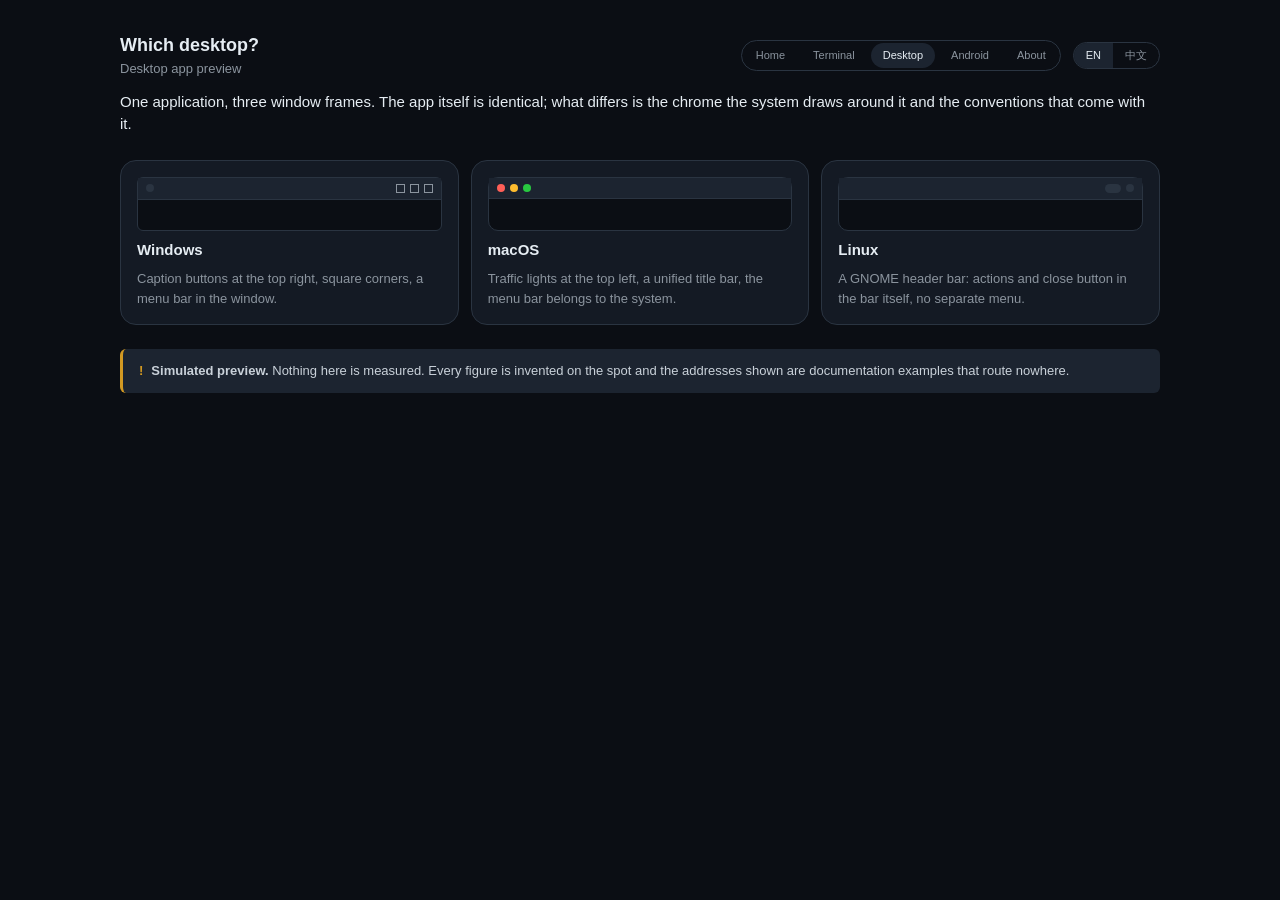
<file: desktop.html>
<!DOCTYPE html>
<html lang="en">
  <head>
    <meta charset="utf-8" />
    <meta name="viewport" content="width=device-width, initial-scale=1" />
    <title>WiFi Speed Test — desktop previews</title>
    <meta
      name="description"
      content="The WiFi Speed Test desktop app as it appears on Windows, macOS and Linux. All figures are simulated."
    />
    <link rel="icon" href="assets/img/icon.png" />
    <link rel="stylesheet" href="assets/css/tokens.css" />
    <link rel="stylesheet" href="assets/css/base.css" />
    <link rel="stylesheet" href="assets/css/components.css" />
    <link rel="stylesheet" href="assets/css/desktop.css" />
  </head>

  <body>
    <main class="stage stage--desktop">
      <header class="stage__head">
        <div class="stage__toolbar">
          <div>
            <h1 class="stage__title" data-i18n="desktopChooseTitle">Which desktop?</h1>
            <p class="stage__subtitle" data-i18n="desktopSubtitle">Desktop app preview</p>
          </div>

          <div style="display: flex; gap: var(--space-3); align-items: center">
            <nav class="shell-nav" aria-label="Shells">
              <a href="index.html">Home</a>
              <a href="terminal.html">Terminal</a>
              <a href="desktop.html" aria-current="page">Desktop</a>
              <a href="mobile.html">Android</a>
              <a href="about.html">About</a>
            </nav>

            <div class="lang-toggle" role="group" data-i18n-label="langLabel">
              <button type="button" data-lang="en" aria-pressed="true">EN</button>
              <button type="button" data-lang="zh-TW" aria-pressed="false">中文</button>
            </div>
          </div>
        </div>

        <p class="section__lead" data-i18n="desktopChooseBody"></p>
      </header>

      <div class="os-grid">
        <!-- Each card previews the frame the page behind it shows, so the
             choice is visible rather than only described. -->
        <a class="os-card os-card--windows" href="desktop-windows.html">
          <span class="os-card__frame" aria-hidden="true">
            <span class="bar">
              <span class="dot"></span>
              <span class="spacer"></span>
              <span class="sq"></span><span class="sq"></span><span class="sq"></span>
            </span>
          </span>
          <span class="os-card__name" data-i18n="osWindows">Windows</span>
          <span class="os-card__note" data-i18n="osWindowsNote"></span>
        </a>

        <a class="os-card os-card--macos" href="desktop-macos.html">
          <span class="os-card__frame" aria-hidden="true">
            <span class="bar">
              <span class="dot"></span><span class="dot"></span><span class="dot"></span>
            </span>
          </span>
          <span class="os-card__name" data-i18n="osMacos">macOS</span>
          <span class="os-card__note" data-i18n="osMacosNote"></span>
        </a>

        <a class="os-card os-card--linux" href="desktop-linux.html">
          <span class="os-card__frame" aria-hidden="true">
            <span class="bar">
              <span class="spacer"></span>
              <span class="pill"></span>
              <span class="dot"></span>
            </span>
          </span>
          <span class="os-card__name" data-i18n="osLinux">Linux</span>
          <span class="os-card__note" data-i18n="osLinuxNote"></span>
        </a>
      </div>

      <p class="sim-banner" style="width: min(1040px, 100%)">
        <span class="sim-banner__mark" aria-hidden="true">!</span>
        <span>
          <strong data-i18n="simNotice">Simulated preview.</strong>
          <span data-i18n="simNoticeBody"></span>
        </span>
      </p>
    </main>

    <script src="assets/js/i18n.js"></script>
    <script>
      const active = I18n.init();
      document.querySelectorAll('.lang-toggle button').forEach((button) => {
        button.setAttribute('aria-pressed', String(button.dataset.lang === active));
        button.addEventListener('click', () => {
          I18n.set(button.dataset.lang);
          document.querySelectorAll('.lang-toggle button').forEach((other) => {
            other.setAttribute('aria-pressed', String(other === button));
          });
        });
      });
    </script>
  </body>
</html>
</file>
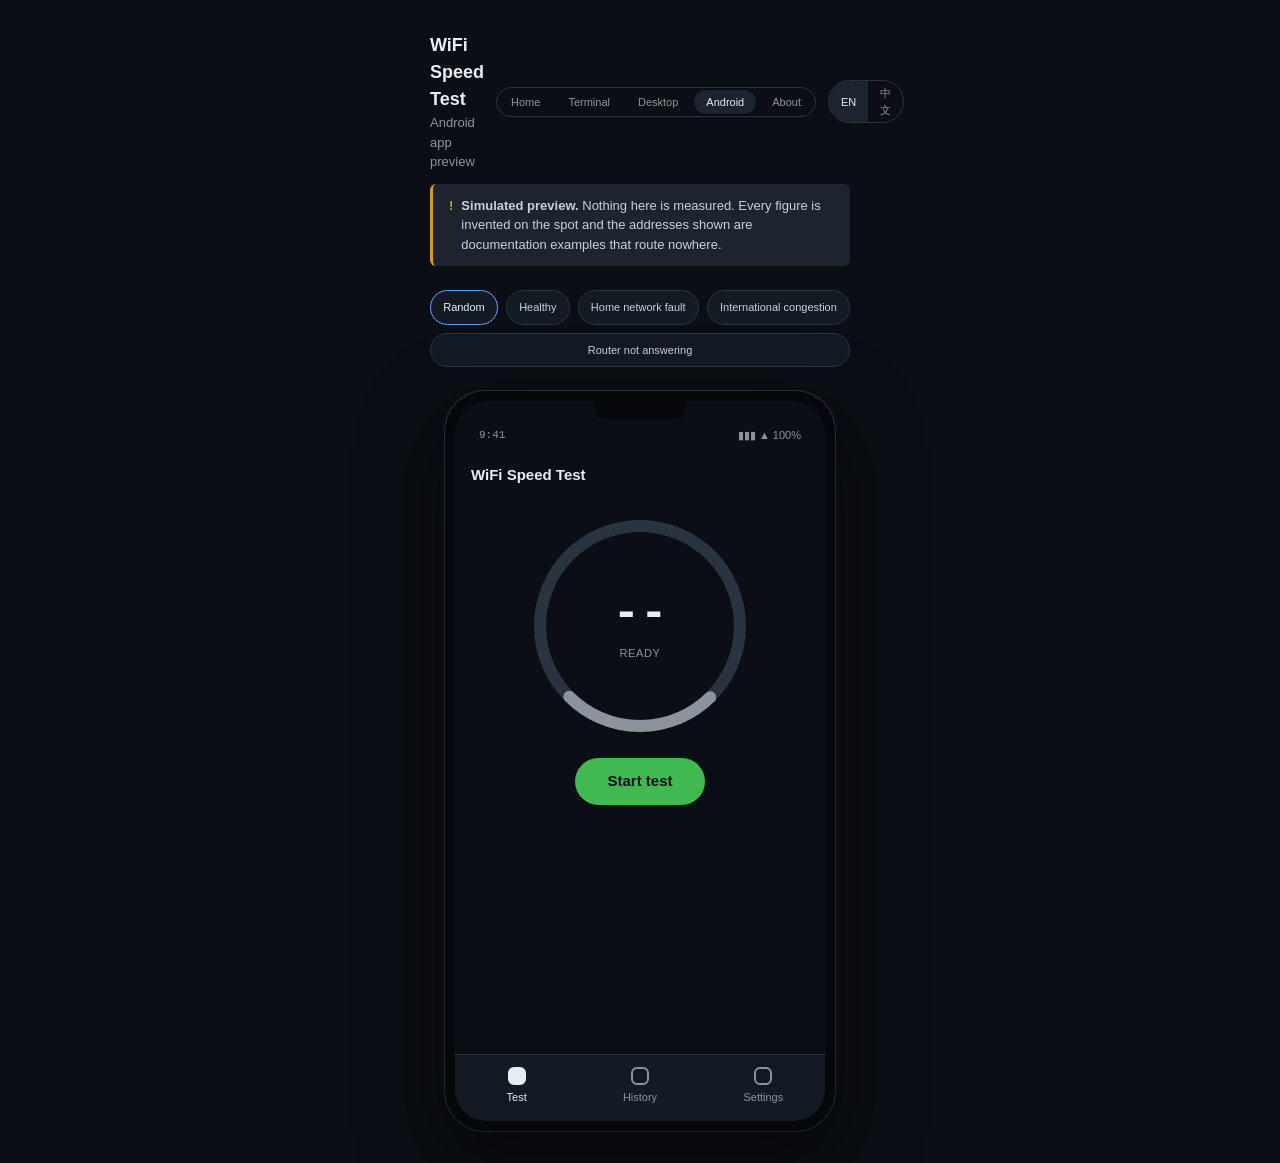
<file: mobile.html>
<!DOCTYPE html>
<html lang="en">
  <head>
    <meta charset="utf-8" />
    <meta name="viewport" content="width=device-width, initial-scale=1" />
    <title>WiFi Speed Test — Android app preview</title>
    <meta
      name="description"
      content="A non-functional preview of the WiFi Speed Test Android app. All figures are simulated."
    />
    <link rel="stylesheet" href="assets/css/tokens.css" />
    <link rel="stylesheet" href="assets/css/base.css" />
    <link rel="stylesheet" href="assets/css/components.css" />
    <link rel="stylesheet" href="assets/css/mobile.css" />
  </head>

  <body>
    <main class="stage">
      <header class="stage__head">
        <div class="stage__toolbar">
          <div>
            <h1 class="stage__title">WiFi Speed Test</h1>
            <p class="stage__subtitle">Android app preview</p>
          </div>

          <div style="display: flex; gap: var(--space-3); align-items: center">
            <nav class="shell-nav" aria-label="Shells">
              <a href="index.html">Home</a>
              <a href="terminal.html">Terminal</a>
              <a href="desktop.html">Desktop</a>
              <a href="mobile.html" aria-current="page">Android</a>
              <a href="about.html">About</a>
            </nav>

            <div class="lang-toggle" role="group" data-i18n-label="langLabel">
            <button type="button" data-lang="en" aria-pressed="true">EN</button>
              <button type="button" data-lang="zh-TW" aria-pressed="false">中文</button>
            </div>
          </div>
        </div>

        <!-- Stated before the app, not after it. A visitor should never reach
             the numbers without having been told what they are. -->
        <p class="sim-banner">
          <span class="sim-banner__mark" aria-hidden="true">!</span>
          <span>
            <strong data-i18n="simNotice">Simulated preview.</strong>
            <span data-i18n="simNoticeBody"></span>
          </span>
        </p>
      </header>

      <div class="scenarios" role="group" data-i18n-label="scenarioLabel">
        <button type="button" class="scenario-chip" data-scenario="random" aria-pressed="true" data-i18n="scenarioRandom">Random
        </button>
        <button type="button" class="scenario-chip" data-scenario="healthy" aria-pressed="false" data-i18n="scenarioHealthy">Healthy
        </button>
        <button type="button" class="scenario-chip" data-scenario="localFault" aria-pressed="false" data-i18n="scenarioLocal">Home network fault
        </button>
        <button
          type="button"
          class="scenario-chip"
          data-scenario="internationalFault"
          aria-pressed="false"
          data-i18n="scenarioIntl"
        >International congestion
        </button>
        <button type="button" class="scenario-chip" data-scenario="gatewaySilent" aria-pressed="false" data-i18n="scenarioGatewaySilent">Router not answering</button>
      </div>

      <div class="phone">
        <div class="phone__screen">
          <div class="phone__notch" aria-hidden="true"></div>

          <div class="phone__statusbar" aria-hidden="true">
            <span class="numeric">9:41</span>
            <span>▮▮▮ ▲ 100%</span>
          </div>

          <div class="app">
            <div class="app__bar">
              <span class="app__name" data-i18n="appName">WiFi Speed Test</span>
            </div>

            <!-- Test tab -->
            <section class="app__body" id="tab-test">
              <div class="gauge">
                <div class="gauge__dial">
                  <svg class="gauge__svg" viewBox="0 0 232 232" aria-hidden="true">
                    <circle
                      class="gauge__track"
                      cx="116"
                      cy="116"
                      r="100"
                      stroke-dasharray="471 628"
                    />
                    <circle id="gauge-arc" class="gauge__arc" cx="116" cy="116" r="100" />
                  </svg>

                  <div class="gauge__readout">
                    <span class="gauge__value numeric" id="gauge-value">--</span>
                    <span class="gauge__unit" id="gauge-unit"></span>
                    <span class="gauge__phase" id="gauge-phase"></span>
                  </div>
                </div>

                <span class="gauge__grade" id="gauge-grade"></span>

                <button type="button" class="button" id="start" data-i18n="start">
                  Start test
                </button>
              </div>

              <div id="results" hidden>
                <div class="metrics">
                  <div class="metric metric--download">
                    <div class="metric__label" data-i18n="download">Download</div>
                    <div class="metric__value numeric">
                      <span id="metric-download">--</span
                      ><span class="metric__unit">Mbps</span>
                    </div>
                  </div>

                  <div class="metric metric--upload">
                    <div class="metric__label" data-i18n="upload">Upload</div>
                    <div class="metric__value numeric">
                      <span id="metric-upload">--</span><span class="metric__unit">Mbps</span>
                    </div>
                  </div>

                  <div class="metric metric--latency">
                    <div class="metric__label" data-i18n="latency">Ping</div>
                    <div class="metric__value numeric">
                      <span id="metric-latency">--</span><span class="metric__unit">ms</span>
                    </div>
                  </div>
                </div>

                <!-- The differentiator. Given the same weight as the three
                     figures above, because the question it answers is the one a
                     plain speed test cannot. -->
                <section class="card" style="margin-top: var(--space-4)">
                  <h2 class="card__title" data-i18n="layered">Layered diagnostics</h2>
                  <ul class="layers" id="layers"></ul>

                  <div class="verdict" id="verdict">
                    <span class="verdict__dot" aria-hidden="true"></span>
                    <span class="verdict__text">
                      <strong id="verdict-title"></strong>
                      <span id="verdict-body"></span>
                    </span>
                  </div>
                </section>
              </div>
            </section>

            <!-- History tab -->
            <section class="app__body" id="tab-history" hidden>
              <div class="panel-empty">
                <strong data-i18n="navHistory">History</strong>
                <span data-i18n="comingSoon"></span>
              </div>
            </section>

            <!-- Settings tab -->
            <section class="app__body" id="tab-settings" hidden>
              <div class="panel-empty">
                <strong data-i18n="navSettings">Settings</strong>
                <span data-i18n="comingSoon"></span>
              </div>
            </section>

            <nav class="app__nav" aria-label="App sections">
              <button type="button" data-tab="test" aria-current="page">
                <span class="dot" aria-hidden="true"></span>
                <span data-i18n="navTest">Test</span>
              </button>
              <button type="button" data-tab="history">
                <span class="dot" aria-hidden="true"></span>
                <span data-i18n="navHistory">History</span>
              </button>
              <button type="button" data-tab="settings">
                <span class="dot" aria-hidden="true"></span>
                <span data-i18n="navSettings">Settings</span>
              </button>
            </nav>
          </div>
        </div>
      </div>

      <p class="sr-only" id="live-region" role="status" aria-live="polite"></p>
    </main>

    <script src="assets/js/i18n.js"></script>
    <script src="assets/js/fake-data.js"></script>
    <script>
      // Language toggle and tab switching: small enough to live here rather
      // than in a file of its own.
      // init returns the language actually in force, which may come from a
      // previous visit. The buttons have to agree with it, or the page reads as
      // Chinese while the control insists it is English.
      const active = I18n.init();
      document.querySelectorAll('.lang-toggle button').forEach((button) => {
        button.setAttribute('aria-pressed', String(button.dataset.lang === active));
      });

      document.querySelectorAll('.lang-toggle button').forEach((button) => {
        button.addEventListener('click', () => {
          I18n.set(button.dataset.lang);
          document.querySelectorAll('.lang-toggle button').forEach((other) => {
            other.setAttribute('aria-pressed', String(other === button));
          });
        });
      });

      const TABS = ['test', 'history', 'settings'];
      document.querySelectorAll('.app__nav button').forEach((button) => {
        button.addEventListener('click', () => {
          const active = button.dataset.tab;
          TABS.forEach((tab) => {
            document.getElementById(`tab-${tab}`).hidden = tab !== active;
          });
          document.querySelectorAll('.app__nav button').forEach((other) => {
            if (other === button) {
              other.setAttribute('aria-current', 'page');
            } else {
              other.removeAttribute('aria-current');
            }
          });
        });
      });
    </script>
    <script src="assets/js/sim-mobile.js"></script>
  </body>
</html>
</file>
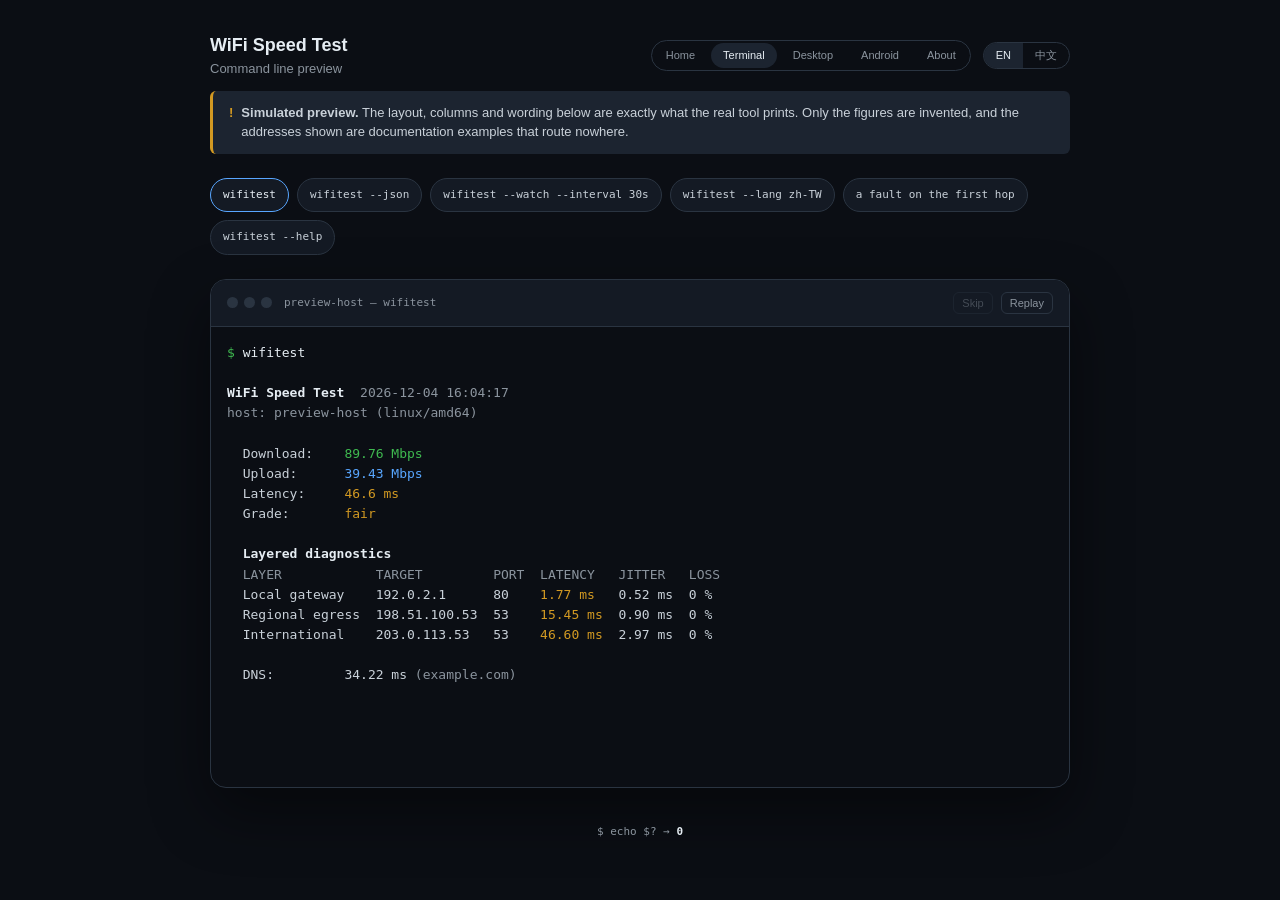
<file: terminal.html>
<!DOCTYPE html>
<html lang="en">
  <head>
    <meta charset="utf-8" />
    <meta name="viewport" content="width=device-width, initial-scale=1" />
    <title>WiFi Speed Test — command line preview</title>
    <meta
      name="description"
      content="A non-functional preview of the WiFi Speed Test command line tool. The layout is the real one; the figures are simulated."
    />
    <link rel="stylesheet" href="assets/css/tokens.css" />
    <link rel="stylesheet" href="assets/css/base.css" />
    <link rel="stylesheet" href="assets/css/components.css" />
    <link rel="stylesheet" href="assets/css/terminal.css" />
  </head>

  <body>
    <main class="stage stage--wide">
      <header class="stage__head">
        <div class="stage__toolbar">
          <div>
            <h1 class="stage__title">WiFi Speed Test</h1>
            <p class="stage__subtitle" data-i18n="terminalSubtitle">Command line preview</p>
          </div>

          <div style="display: flex; gap: var(--space-3); align-items: center">
          <nav class="shell-nav" aria-label="Shells">
            <a href="index.html">Home</a>
            <a href="terminal.html" aria-current="page">Terminal</a>
            <a href="desktop.html">Desktop</a>
            <a href="mobile.html">Android</a>
            <a href="about.html">About</a>
          </nav>

            <div class="lang-toggle" role="group" data-i18n-label="langLabel">
              <button type="button" data-lang="en" aria-pressed="true">EN</button>
              <button type="button" data-lang="zh-TW" aria-pressed="false">中文</button>
            </div>
          </div>
        </div>

        <p class="sim-banner">
          <span class="sim-banner__mark" aria-hidden="true">!</span>
          <span>
            <strong data-i18n="simNotice">Simulated preview.</strong>
            <span data-i18n="terminalNotice"></span>
          </span>
        </p>
      </header>

      <div class="commands" role="group" data-i18n-label="exampleCommands">
        <button type="button" class="command-chip" data-command="wifitest" aria-pressed="true">
          wifitest
        </button>
        <button type="button" class="command-chip" data-command="wifitest --json" aria-pressed="false">
          wifitest --json
        </button>
        <button
          type="button"
          class="command-chip"
          data-command="wifitest --watch --interval 30s"
          aria-pressed="false"
        >
          wifitest --watch --interval 30s
        </button>
        <button
          type="button"
          class="command-chip"
          data-command="wifitest --lang zh-TW"
          aria-pressed="false"
        >
          wifitest --lang zh-TW
        </button>
        <button
          type="button"
          class="command-chip"
          data-command="wifitest --layer1 192.0.2.1"
          aria-pressed="false"
          data-i18n="cmdFault"
        >a fault on the first hop</button>
        <button type="button" class="command-chip" data-command="wifitest --help" aria-pressed="false">
          wifitest --help
        </button>
      </div>

      <section class="terminal" aria-label="Terminal output">
        <div class="terminal__bar">
          <span class="terminal__dots" aria-hidden="true">
            <span></span><span></span><span></span>
          </span>
          <span class="terminal__title">preview-host — wifitest</span>

          <span class="terminal__actions">
            <!-- The output is long and the animation is slow on purpose.
                 Anyone who would rather read than watch can say so. -->
            <button type="button" class="terminal__action" id="skip" data-i18n="skip">Skip</button>
            <button type="button" class="terminal__action" id="replay" data-i18n="replay">Replay</button>
          </span>
        </div>

        <pre class="terminal__body" id="terminal-body" aria-live="polite" tabindex="0"></pre>
      </section>

      <p class="exit-line" id="exit-line" hidden></p>
    </main>

    <script src="assets/js/i18n.js"></script>
    <script src="assets/js/fake-data.js"></script>
    <script>
      const active = I18n.init();
      document.querySelectorAll('.lang-toggle button').forEach((button) => {
        button.setAttribute('aria-pressed', String(button.dataset.lang === active));
        button.addEventListener('click', () => {
          I18n.set(button.dataset.lang);
          document.querySelectorAll('.lang-toggle button').forEach((other) => {
            other.setAttribute('aria-pressed', String(other === button));
          });
        });
      });
    </script>
    <script src="assets/js/sim-terminal.js"></script>
  </body>
</html>
</file>
<file: assets/css/tokens.css>
/*
 * Design tokens, in three layers.
 *
 *   primitive  raw values, named after what they are
 *        |
 *   semantic   named after what they mean
 *        |
 *   component  named after where they are used
 *
 * Only the semantic layer is shared with the other shells. The Tauri desktop
 * build and the Android app will define their own component layer on top of the
 * same meanings, which is what keeps three separate codebases looking like one
 * product. A component that reaches past the semantic layer to a raw hex value
 * is the first step toward three products that merely resemble each other.
 */

:root {
  /* ---------- Layer 1: primitive ---------- */

  --grey-950: #0b0e14;
  --grey-900: #141a24;
  --grey-800: #1c2430;
  --grey-700: #2a3441;
  /* Lightened from #7d8590 after measuring: the original reached only 4.19:1
     against --bg-raised, below the 4.5:1 that WCAG AA asks of body text, and
     muted text sits on that surface in the metric chips and the verdict box.
     This value clears it on all three backgrounds (5.08 / 5.68 / 6.28). */
  --grey-500: #8b949e;
  --grey-200: #c9d1d9;
  --grey-100: #e6edf3;

  --green-500: #3fb950;
  --green-300: #7ee787;
  --blue-500: #58a6ff;
  --blue-300: #a5d6ff;
  --amber-500: #d29922;
  --amber-300: #e3b341;
  --red-500: #f85149;

  --space-1: 4px;
  --space-2: 8px;
  --space-3: 12px;
  --space-4: 16px;
  --space-5: 24px;
  --space-6: 32px;
  --space-7: 48px;

  --radius-sm: 6px;
  --radius-md: 10px;
  --radius-lg: 16px;
  --radius-full: 999px;

  --text-xs: 11px;
  --text-sm: 13px;
  --text-md: 15px;
  --text-lg: 18px;
  --text-xl: 24px;
  --text-2xl: 34px;
  --text-3xl: 46px;

  --weight-regular: 400;
  --weight-medium: 500;
  --weight-bold: 700;

  --font-ui: -apple-system, BlinkMacSystemFont, "Segoe UI", "Noto Sans TC",
    "Microsoft JhengHei", Roboto, sans-serif;
  /* Figures use a monospace face so that a digit changing during the animation
     does not shift everything after it sideways. */
  --font-mono: ui-monospace, "SF Mono", "Cascadia Mono", Menlo, Consolas,
    "Noto Sans Mono", monospace;

  --duration-fast: 120ms;
  --duration-mid: 260ms;
  --duration-slow: 600ms;
  --ease-out: cubic-bezier(0.22, 0.61, 0.36, 1);

  /* ---------- Layer 2: semantic ---------- */

  --bg-base: var(--grey-950);
  --bg-panel: var(--grey-900);
  --bg-raised: var(--grey-800);
  --border-subtle: var(--grey-700);

  --fg-primary: var(--grey-100);
  --fg-secondary: var(--grey-200);
  --fg-muted: var(--grey-500);

  /* The three measurements carry a colour each, and the same three colours
     appear in the command line tool. The colour is part of what the reader
     learns, so it may not differ between shells. */
  --accent-download: var(--green-500);
  --accent-upload: var(--blue-500);
  --accent-latency: var(--amber-500);
  --danger: var(--red-500);

  --status-ok: var(--green-500);
  --status-warn: var(--amber-500);
  --status-bad: var(--red-500);

  /* ---------- Layer 3: component ---------- */

  --gauge-track: var(--grey-700);
  --gauge-arc-idle: var(--grey-500);
  --gauge-arc-download: var(--accent-download);
  --gauge-arc-upload: var(--accent-upload);
  --gauge-arc-latency: var(--accent-latency);

  --card-bg: var(--bg-panel);
  --card-border: var(--border-subtle);
  --card-radius: var(--radius-lg);
  --card-pad: var(--space-4);

  --button-bg: var(--accent-download);
  --button-fg: var(--grey-950);
  --button-bg-hover: var(--green-300);
  --button-bg-disabled: var(--grey-700);
  --button-fg-disabled: var(--grey-500);

  --navbar-bg: var(--bg-panel);
  --navbar-fg: var(--fg-muted);
  --navbar-fg-active: var(--fg-primary);

  --layer-row-border: var(--border-subtle);
  --layer-label: var(--fg-secondary);
  --layer-value: var(--fg-primary);

  --banner-bg: var(--grey-800);
  --banner-fg: var(--fg-secondary);
  --banner-accent: var(--amber-500);

  --phone-bezel: #05070b;
  --phone-screen: var(--bg-base);
}

/*
 * A viewer who has asked their system to reduce motion is telling us that
 * animation costs them something. The simulation still runs; it simply arrives
 * at its result without the theatre.
 */
@media (prefers-reduced-motion: reduce) {
  :root {
    --duration-fast: 0ms;
    --duration-mid: 0ms;
    --duration-slow: 0ms;
  }
}
</file>
<file: assets/css/base.css>
/* Reset and page-level typography, shared by every preview page. */

*,
*::before,
*::after {
  box-sizing: border-box;
}

html,
body {
  margin: 0;
  padding: 0;
}

body {
  background: var(--bg-base);
  color: var(--fg-primary);
  font-family: var(--font-ui);
  font-size: var(--text-md);
  line-height: 1.5;
  -webkit-font-smoothing: antialiased;
  text-rendering: optimizeLegibility;
}

h1,
h2,
h3,
p,
figure {
  margin: 0;
}

ul {
  margin: 0;
  padding: 0;
  list-style: none;
}

button {
  font: inherit;
  color: inherit;
  background: none;
  border: none;
  padding: 0;
  cursor: pointer;
}

a {
  color: var(--accent-upload);
}

/* Every interactive element keeps a visible focus ring. Removing it makes the
   page unusable by keyboard without making it look any better. */
:where(a, button, [tabindex]):focus-visible {
  outline: 2px solid var(--accent-upload);
  outline-offset: 2px;
  border-radius: var(--radius-sm);
}

/* Visually hidden, still announced by a screen reader. */
.sr-only {
  position: absolute;
  width: 1px;
  height: 1px;
  margin: -1px;
  padding: 0;
  overflow: hidden;
  clip-path: inset(50%);
  white-space: nowrap;
}

.numeric {
  font-family: var(--font-mono);
  font-variant-numeric: tabular-nums;
}
</file>
<file: assets/css/components.css>
/* Components shared across the preview pages. */

/* ---------- Simulation banner ---------- */

/*
 * The page must never be mistaken for a working speed test. The banner sits
 * above the content rather than below it, states the fact in plain words, and
 * is not dismissible.
 */
.sim-banner {
  display: flex;
  gap: var(--space-2);
  align-items: flex-start;
  background: var(--banner-bg);
  color: var(--banner-fg);
  border-left: 3px solid var(--banner-accent);
  border-radius: var(--radius-sm);
  padding: var(--space-3) var(--space-4);
  font-size: var(--text-sm);
}

.sim-banner__mark {
  color: var(--banner-accent);
  font-weight: var(--weight-bold);
  flex: none;
}

/* ---------- Card ---------- */

.card {
  background: var(--card-bg);
  border: 1px solid var(--card-border);
  border-radius: var(--card-radius);
  padding: var(--card-pad);
}

.card__title {
  font-size: var(--text-sm);
  font-weight: var(--weight-medium);
  color: var(--fg-secondary);
  letter-spacing: 0.04em;
  text-transform: uppercase;
  margin-bottom: var(--space-3);
}

/* ---------- Primary action ---------- */

.button {
  display: inline-flex;
  align-items: center;
  justify-content: center;
  gap: var(--space-2);
  background: var(--button-bg);
  color: var(--button-fg);
  font-weight: var(--weight-bold);
  border-radius: var(--radius-full);
  padding: var(--space-3) var(--space-6);
  /* The class is used on both <button> and <a>; the link defaults would
     otherwise underline it and repaint it in the link colour. */
  text-decoration: none;
  transition: background var(--duration-fast) var(--ease-out),
    transform var(--duration-fast) var(--ease-out);
}

.button:hover:not(:disabled) {
  background: var(--button-bg-hover);
}

.button:active:not(:disabled) {
  transform: scale(0.97);
}

.button:disabled {
  background: var(--button-bg-disabled);
  color: var(--button-fg-disabled);
  cursor: not-allowed;
}

/* ---------- Metric chips ---------- */

.metrics {
  display: grid;
  grid-template-columns: repeat(3, 1fr);
  gap: var(--space-2);
}

.metric {
  background: var(--bg-raised);
  border-radius: var(--radius-md);
  padding: var(--space-3) var(--space-2);
  text-align: center;
}

.metric__label {
  font-size: var(--text-xs);
  color: var(--fg-muted);
  letter-spacing: 0.04em;
  text-transform: uppercase;
}

.metric__value {
  font-size: var(--text-lg);
  font-weight: var(--weight-bold);
  margin-top: var(--space-1);
}

.metric__unit {
  font-size: var(--text-xs);
  color: var(--fg-muted);
  margin-left: 2px;
}

.metric--download .metric__value {
  color: var(--accent-download);
}

.metric--upload .metric__value {
  color: var(--accent-upload);
}

.metric--latency .metric__value {
  color: var(--accent-latency);
}

/* ---------- Layered diagnostics ---------- */

/*
 * The centrepiece. A plain speed test reports a number; this block is the part
 * that says which segment is responsible, so it gets the same weight as the
 * three headline figures rather than being tucked underneath them.
 */
.layers {
  display: flex;
  flex-direction: column;
  gap: var(--space-1);
}

.layer {
  display: grid;
  grid-template-columns: 1fr auto;
  grid-template-areas:
    "name value"
    "target detail";
  gap: 2px var(--space-3);
  padding: var(--space-3) 0;
  border-bottom: 1px solid var(--layer-row-border);
}

.layer:last-child {
  border-bottom: none;
}

.layer__name {
  grid-area: name;
  color: var(--layer-label);
  font-size: var(--text-sm);
  font-weight: var(--weight-medium);
}

.layer__target {
  grid-area: target;
  color: var(--fg-muted);
  font-size: var(--text-xs);
}

.layer__value {
  grid-area: value;
  color: var(--layer-value);
  font-size: var(--text-md);
  font-weight: var(--weight-bold);
  text-align: right;
}

.layer__detail {
  grid-area: detail;
  color: var(--fg-muted);
  font-size: var(--text-xs);
  text-align: right;
}

/* A layer's status is carried by colour and by the words in the detail line,
   never by colour alone. */
.layer--ok .layer__value {
  color: var(--status-ok);
}

.layer--warn .layer__value {
  color: var(--status-warn);
}

.layer--bad .layer__value {
  color: var(--status-bad);
}

/* ---------- Verdict ---------- */

/*
 * Three rows of numbers do not tell a non-technical reader which segment is at
 * fault; they have to be told. This line is the whole point of the layered
 * block, so it is a sentence, not an icon.
 */
.verdict {
  display: flex;
  gap: var(--space-3);
  align-items: flex-start;
  margin-top: var(--space-3);
  padding: var(--space-3);
  border-radius: var(--radius-md);
  background: var(--bg-raised);
  font-size: var(--text-sm);
  line-height: 1.45;
}

.verdict__dot {
  flex: none;
  width: 10px;
  height: 10px;
  border-radius: var(--radius-full);
  margin-top: 6px;
  background: var(--fg-muted);
}

.verdict--ok .verdict__dot {
  background: var(--status-ok);
}

.verdict--warn .verdict__dot {
  background: var(--status-warn);
}

.verdict--bad .verdict__dot {
  background: var(--status-bad);
}

.verdict__text strong {
  color: var(--fg-primary);
  display: block;
  margin-bottom: 2px;
}

.verdict__text span {
  color: var(--fg-muted);
}

/* ---------- Language toggle ---------- */

.lang-toggle {
  display: inline-flex;
  border: 1px solid var(--border-subtle);
  border-radius: var(--radius-full);
  overflow: hidden;
}

.lang-toggle button {
  padding: var(--space-1) var(--space-3);
  font-size: var(--text-xs);
  color: var(--fg-muted);
  transition: background var(--duration-fast) var(--ease-out);
}

.lang-toggle button[aria-pressed="true"] {
  background: var(--bg-raised);
  color: var(--fg-primary);
}

/* ---------- Shell navigation ---------- */

/*
 * Links between the shells. Each preview page is one shell of the same
 * product, so moving between them should feel like changing view rather than
 * visiting a different site.
 */
.shell-nav {
  display: flex;
  gap: var(--space-1);
  border: 1px solid var(--border-subtle);
  border-radius: var(--radius-full);
  padding: 2px;
}

.shell-nav a {
  padding: var(--space-1) var(--space-3);
  border-radius: var(--radius-full);
  font-size: var(--text-xs);
  color: var(--fg-muted);
  text-decoration: none;
  transition: background var(--duration-fast) var(--ease-out),
    color var(--duration-fast) var(--ease-out);
}

.shell-nav a:hover {
  color: var(--fg-primary);
}

.shell-nav a[aria-current="page"] {
  background: var(--bg-raised);
  color: var(--fg-primary);
}

/* ---------- Scenario control ---------- */

/*
 * A preview that only ever shows a healthy connection cannot demonstrate what
 * layered diagnostics are for. This control lets a visitor ask for a fault on
 * purpose.
 */
.scenarios {
  width: min(420px, 100%);
  display: flex;
  flex-wrap: wrap;
  gap: var(--space-2);
}

.scenario-chip {
  flex: 1 1 auto;
  padding: var(--space-2) var(--space-3);
  border: 1px solid var(--border-subtle);
  border-radius: var(--radius-full);
  background: var(--bg-panel);
  color: var(--fg-secondary);
  font-size: var(--text-xs);
  transition: border-color var(--duration-fast) var(--ease-out),
    color var(--duration-fast) var(--ease-out);
}

.scenario-chip[aria-pressed="true"] {
  border-color: var(--accent-upload);
  color: var(--fg-primary);
}

/* ---------- Page scaffolding ---------- */

/*
 * Shared by every shell preview. It lived in mobile.css while only one page
 * used it, which left the terminal and desktop pages quietly unstyled: a
 * component used by two pages does not belong to either of them.
 */
.stage {
  min-height: 100vh;
  display: flex;
  flex-direction: column;
  align-items: center;
  gap: var(--space-5);
  padding: var(--space-6) var(--space-4);
}

.stage__head {
  width: min(420px, 100%);
  display: flex;
  flex-direction: column;
  gap: var(--space-3);
}

.stage__title {
  font-size: var(--text-lg);
  font-weight: var(--weight-bold);
}

.stage__subtitle {
  font-size: var(--text-sm);
  color: var(--fg-muted);
}

.stage__toolbar {
  display: flex;
  justify-content: space-between;
  align-items: center;
  gap: var(--space-3);
}

[hidden] {
  display: none !important;
}
</file>
<file: assets/css/index.css>
/* The landing page: what the tool is, and where to go to try each shell. */

.page {
  max-width: 940px;
  margin: 0 auto;
  padding: var(--space-6) var(--space-4) var(--space-7);
  display: flex;
  flex-direction: column;
  gap: var(--space-7);
}

.topbar {
  display: flex;
  align-items: center;
  justify-content: space-between;
  gap: var(--space-3);
  flex-wrap: wrap;
}

.topbar__brand {
  display: flex;
  align-items: center;
  gap: var(--space-3);
  font-weight: var(--weight-bold);
}

.topbar__brand img {
  width: 28px;
  height: auto;
  border-radius: var(--radius-sm);
}

.topbar__right {
  display: flex;
  align-items: center;
  gap: var(--space-3);
}

/* ---------- Hero ---------- */

.hero {
  display: flex;
  flex-direction: column;
  align-items: center;
  text-align: center;
  gap: var(--space-4);
}

/* The asset is cropped to its content and is square, so a square box no longer
   distorts it. height: auto keeps that true if the artwork is ever replaced. */
.hero__icon {
  width: 96px;
  height: auto;
  border-radius: var(--radius-lg);
}

.hero__title {
  font-size: var(--text-3xl);
  font-weight: var(--weight-bold);
  letter-spacing: -0.02em;
}

/* The tagline is the one sentence a visitor is guaranteed to read, so it is
   allowed to be long and is given room rather than being squeezed. */
.hero__tagline {
  max-width: 34ch;
  font-size: var(--text-lg);
  color: var(--fg-secondary);
  line-height: 1.45;
}

.hero__actions {
  display: flex;
  gap: var(--space-3);
  flex-wrap: wrap;
  justify-content: center;
}

.button--quiet {
  background: transparent;
  color: var(--fg-secondary);
  border: 1px solid var(--border-subtle);
}

.button--quiet:hover:not(:disabled) {
  background: var(--bg-raised);
  color: var(--fg-primary);
}

/* ---------- Sections ---------- */

.section {
  display: flex;
  flex-direction: column;
  gap: var(--space-4);
}

.section__title {
  font-size: var(--text-xl);
  font-weight: var(--weight-bold);
}

.section__lead {
  color: var(--fg-secondary);
  max-width: 68ch;
  line-height: 1.6;
}

.grid-3 {
  display: grid;
  grid-template-columns: repeat(auto-fit, minmax(240px, 1fr));
  gap: var(--space-3);
}

.feature__title {
  display: flex;
  align-items: center;
  gap: var(--space-2);
  font-weight: var(--weight-bold);
  margin-bottom: var(--space-2);
}

.feature__body {
  color: var(--fg-muted);
  font-size: var(--text-sm);
  line-height: 1.55;
}

/* The bar carries the measurement's colour, which is the same colour that
   figure wears in every shell. */
.feature__bar {
  width: 22px;
  height: 4px;
  border-radius: var(--radius-full);
  flex: none;
}

.feature--latency .feature__bar {
  background: var(--accent-latency);
}

.feature--download .feature__bar {
  background: var(--accent-download);
}

.feature--upload .feature__bar {
  background: var(--accent-upload);
}

/* ---------- The differentiator ---------- */

/*
 * Given a section of its own rather than a bullet in a list. It is the reason
 * the project exists, and a visitor who skims everything else should still
 * land on it.
 */
.difference {
  display: grid;
  grid-template-columns: 1fr;
  gap: var(--space-4);
}

@media (min-width: 720px) {
  .difference {
    grid-template-columns: 1.1fr 1fr;
    align-items: start;
  }
}

.path {
  display: flex;
  flex-direction: column;
  gap: 0;
}

.path__step {
  display: grid;
  grid-template-columns: auto 1fr;
  gap: var(--space-3);
  padding: var(--space-3) 0;
}

.path__rail {
  display: flex;
  flex-direction: column;
  align-items: center;
  gap: 4px;
}

.path__dot {
  width: 12px;
  height: 12px;
  border-radius: var(--radius-full);
  border: 2px solid var(--accent-latency);
  margin-top: 5px;
}

.path__line {
  flex: 1;
  width: 2px;
  background: var(--border-subtle);
  min-height: 22px;
}

.path__step:last-child .path__line {
  display: none;
}

.path__name {
  font-weight: var(--weight-medium);
}

.path__meaning {
  color: var(--fg-muted);
  font-size: var(--text-sm);
  line-height: 1.5;
}

/* ---------- Explore cards ---------- */

.explore {
  display: grid;
  grid-template-columns: repeat(auto-fit, minmax(220px, 1fr));
  gap: var(--space-3);
}

.explore__card {
  display: flex;
  flex-direction: column;
  gap: var(--space-2);
  padding: var(--space-4);
  background: var(--card-bg);
  border: 1px solid var(--card-border);
  border-radius: var(--card-radius);
  color: inherit;
  text-decoration: none;
  transition: border-color var(--duration-fast) var(--ease-out),
    transform var(--duration-fast) var(--ease-out);
}

.explore__card:hover {
  border-color: var(--fg-muted);
  transform: translateY(-2px);
}

.explore__card[aria-disabled='true'] {
  opacity: 0.55;
  pointer-events: none;
}

.explore__name {
  font-weight: var(--weight-bold);
}

.explore__body {
  color: var(--fg-muted);
  font-size: var(--text-sm);
}

/* ---------- Platform matrix ---------- */

.matrix-wrap {
  overflow-x: auto;
}

.matrix {
  width: 100%;
  border-collapse: collapse;
  font-size: var(--text-sm);
  min-width: 460px;
}

.matrix th,
.matrix td {
  text-align: left;
  padding: var(--space-3);
  border-bottom: 1px solid var(--border-subtle);
}

.matrix th {
  color: var(--fg-muted);
  font-weight: var(--weight-medium);
  font-size: var(--text-xs);
  letter-spacing: 0.04em;
  text-transform: uppercase;
}

.matrix td:first-child {
  color: var(--fg-primary);
  font-weight: var(--weight-medium);
}

.matrix td {
  color: var(--fg-muted);
}

/* ---------- Footer ---------- */

.footer {
  border-top: 1px solid var(--border-subtle);
  padding-top: var(--space-4);
  color: var(--fg-muted);
  font-size: var(--text-sm);
  display: flex;
  flex-direction: column;
  gap: var(--space-2);
}
</file>
<file: desktop/ui/app.css>
/*
 * The desktop application's own interface.
 *
 * Designed for this window rather than adapted from the preview site: a path
 * laid out left to right the way the packets travel, a detail panel for
 * whichever segment is selected, and a status bar carrying the things a desktop
 * user checks — schema version, exit code, when it last ran.
 *
 * The three measurement colours are the exception to "designed from scratch".
 * Download green, upload blue, latency amber are fixed at the command line, and
 * a user who reads both should not have to learn them twice.
 */

:root {
  --bg: #0d1017;
  --bg-raised: #161b24;
  --bg-sunken: #090b10;
  --line: #262d3a;
  --line-strong: #3a4454;

  --fg: #e8eef6;
  --fg-dim: #96a0af;
  --fg-faint: #6a7483;

  --download: #3fb950;
  --upload: #58a6ff;
  --latency: #d29922;
  --bad: #f85149;
  --ok: #3fb950;

  --pad: 16px;
  --radius: 8px;
  --mono: ui-monospace, "Cascadia Mono", Consolas, "Noto Sans Mono", monospace;
  --ui: -apple-system, "Segoe UI Variable Text", "Segoe UI", "Noto Sans TC",
    "Microsoft JhengHei", sans-serif;
}

* {
  box-sizing: border-box;
}

html,
body {
  margin: 0;
  height: 100%;
  overflow: hidden; /* the window is the viewport; panels scroll, the app does not */
}

body {
  background: var(--bg);
  color: var(--fg);
  font-family: var(--ui);
  font-size: 14px;
  display: grid;
  grid-template-rows: auto 1fr auto;
  user-select: none;
}

button {
  font: inherit;
  color: inherit;
  background: none;
  border: none;
  cursor: pointer;
}

:where(button, select, [tabindex]):focus-visible {
  outline: 2px solid var(--upload);
  outline-offset: 2px;
}

/* ---------- Toolbar ---------- */

.toolbar {
  display: flex;
  align-items: center;
  gap: 12px;
  padding: 10px var(--pad);
  background: var(--bg-raised);
  border-bottom: 1px solid var(--line);
}

.run {
  background: var(--download);
  color: #07130a;
  font-weight: 600;
  padding: 7px 18px;
  border-radius: var(--radius);
}

.run:disabled {
  background: var(--line-strong);
  color: var(--fg-faint);
  cursor: default;
}

.field {
  display: flex;
  align-items: center;
  gap: 6px;
  color: var(--fg-dim);
  font-size: 12px;
}

.field select {
  background: var(--bg-sunken);
  color: var(--fg);
  border: 1px solid var(--line);
  border-radius: 6px;
  padding: 5px 8px;
  font: inherit;
  font-size: 12px;
}

.toolbar__spacer {
  flex: 1;
}

.phase {
  font-family: var(--mono);
  font-size: 12px;
  color: var(--fg-dim);
  min-width: 18ch;
  text-align: right;
}

/* ---------- Main split ---------- */

.main {
  display: grid;
  grid-template-columns: 1fr 300px;
  min-height: 0;
}

.left {
  padding: var(--pad);
  display: flex;
  flex-direction: column;
  gap: 20px;
  overflow: auto;
}

.side {
  border-left: 1px solid var(--line);
  padding: var(--pad);
  background: var(--bg-raised);
  overflow: auto;
}

.section-label {
  font-size: 11px;
  letter-spacing: 0.08em;
  text-transform: uppercase;
  color: var(--fg-faint);
  margin-bottom: 10px;
}

/* ---------- The path ----------
   Three segments in the order the packets travel. A vertical list would have
   been easier; the horizontal run is what makes "which segment" a place rather
   than a row. */

.path {
  display: grid;
  grid-template-columns: repeat(3, 1fr);
  align-items: start;
  gap: 0;
}

.hop {
  position: relative;
  padding: 14px 12px;
  border: 1px solid var(--line);
  background: var(--bg-raised);
  text-align: center;
  cursor: pointer;
  transition: border-color 120ms ease, background 120ms ease;
}

.hop:first-child {
  border-radius: var(--radius) 0 0 var(--radius);
}

.hop:last-child {
  border-radius: 0 var(--radius) var(--radius) 0;
}

.hop + .hop {
  border-left: none;
}

.hop:hover {
  background: #1b2230;
}

.hop[aria-selected='true'] {
  border-color: var(--line-strong);
  background: #1b2230;
}

.hop__name {
  font-size: 12px;
  color: var(--fg-dim);
}

.hop__value {
  font-family: var(--mono);
  font-size: 26px;
  font-weight: 600;
  margin-top: 6px;
  color: var(--latency);
  line-height: 1.1;
}

.hop__value.is-silent {
  font-size: 15px;
  color: var(--bad);
}

.hop__value.is-idle {
  color: var(--fg-faint);
}

.hop__target {
  font-family: var(--mono);
  font-size: 11px;
  color: var(--fg-faint);
  margin-top: 4px;
}

/* A bar under each hop, carrying its status without relying on colour alone —
   the detail panel states it in words. */
.hop__bar {
  height: 3px;
  margin-top: 10px;
  border-radius: 2px;
  background: var(--line-strong);
}

.hop--ok .hop__bar {
  background: var(--ok);
}

.hop--warn .hop__bar {
  background: var(--latency);
}

.hop--bad .hop__bar {
  background: var(--bad);
}

/* ---------- Verdict ---------- */

.verdict {
  border: 1px solid var(--line);
  border-left: 3px solid var(--line-strong);
  border-radius: var(--radius);
  padding: 12px 14px;
  background: var(--bg-raised);
  line-height: 1.5;
}

.verdict--ok {
  border-left-color: var(--ok);
}

.verdict--warn {
  border-left-color: var(--latency);
}

.verdict--bad {
  border-left-color: var(--bad);
}

.verdict strong {
  display: block;
  margin-bottom: 3px;
}

.verdict span {
  color: var(--fg-dim);
  font-size: 13px;
}

/* ---------- Throughput ---------- */

.rates {
  display: grid;
  grid-template-columns: repeat(3, 1fr);
  gap: 10px;
}

.rate {
  border: 1px solid var(--line);
  border-radius: var(--radius);
  padding: 12px;
  background: var(--bg-raised);
}

.rate__label {
  font-size: 11px;
  letter-spacing: 0.06em;
  text-transform: uppercase;
  color: var(--fg-faint);
}

.rate__value {
  font-family: var(--mono);
  font-size: 22px;
  font-weight: 600;
  margin-top: 4px;
}

.rate__value small {
  font-size: 12px;
  color: var(--fg-faint);
  font-weight: 400;
  margin-left: 3px;
}

/* An absent measurement says so in words. A grey dash is not a rate. */
.rate__value.is-absent {
  font-size: 14px;
  color: var(--fg-faint);
  font-weight: 400;
}

.rate--download .rate__value {
  color: var(--download);
}

.rate--upload .rate__value {
  color: var(--upload);
}

.rate--dns .rate__value {
  color: var(--latency);
}

/* ---------- Detail panel ---------- */

.detail__title {
  font-size: 15px;
  font-weight: 600;
  margin-bottom: 2px;
}

.detail__target {
  font-family: var(--mono);
  font-size: 12px;
  color: var(--fg-faint);
  margin-bottom: 14px;
}

.kv {
  display: grid;
  grid-template-columns: 1fr auto;
  gap: 7px 12px;
  font-size: 13px;
}

.kv dt {
  color: var(--fg-dim);
}

.kv dd {
  margin: 0;
  font-family: var(--mono);
  text-align: right;
}

.meaning {
  margin-top: 16px;
  padding-top: 14px;
  border-top: 1px solid var(--line);
  font-size: 12px;
  line-height: 1.55;
  color: var(--fg-dim);
}

.empty {
  color: var(--fg-faint);
  font-size: 13px;
  line-height: 1.6;
}

/* ---------- Status bar ---------- */

.status {
  display: flex;
  align-items: center;
  gap: 14px;
  padding: 6px var(--pad);
  background: var(--bg-sunken);
  border-top: 1px solid var(--line);
  font-family: var(--mono);
  font-size: 11px;
  color: var(--fg-faint);
}

.status__spacer {
  flex: 1;
}

.status__code[data-ok='false'] {
  color: var(--latency);
}

.status button {
  color: var(--fg-dim);
  font-family: var(--mono);
  font-size: 11px;
}

.status button:hover {
  color: var(--fg);
}

/* ---------- Raw payload drawer ----------
   The desktop audience includes the people who will script this thing. Showing
   the actual JSON is both a courtesy to them and the plainest proof that the
   window is rendering real output. */

.raw {
  position: fixed;
  inset: auto 0 0 0;
  max-height: 55%;
  background: var(--bg-sunken);
  border-top: 1px solid var(--line-strong);
  padding: 12px var(--pad);
  overflow: auto;
  font-family: var(--mono);
  font-size: 11.5px;
  line-height: 1.5;
  color: var(--fg-dim);
  white-space: pre;
  user-select: text;
}

.raw[hidden] {
  display: none;
}
</file>
<file: assets/css/desktop.css>
/* The desktop preview: a Tauri window with the app inside it. */

.stage--desktop {
  align-items: center;
}

.stage--desktop .stage__head,
.stage--desktop .window {
  width: min(1040px, 100%);
}

/* ---------- Window chrome ---------- */

/*
 * Three frames, one application. Tauri renders in the system WebView, so what
 * the user sees around the app is whatever the platform draws: where the close
 * button sits, whether a menu bar belongs to the window or to the system, how
 * sharp the corners are. Those conventions are not decoration — a window that
 * puts its close button on the wrong side reads as foreign on that desktop.
 */

.window {
  border: 1px solid var(--border-subtle);
  overflow: hidden;
  box-shadow: 0 30px 80px rgba(0, 0, 0, 0.5);
  background: var(--bg-panel);
}

.window__bar {
  display: flex;
  align-items: center;
  gap: var(--space-3);
  padding: var(--space-2) var(--space-3);
  background: var(--bg-raised);
  border-bottom: 1px solid var(--border-subtle);
}

.window__title {
  font-size: var(--text-xs);
  color: var(--fg-muted);
}

.window__icon {
  width: 16px;
  height: 16px;
  border-radius: 3px;
}

/* --- Windows: caption buttons at the top right, square corners, menu bar in
       the window itself. --- */

.window--windows {
  border-radius: 8px;
}

.window--windows .window__title {
  color: var(--fg-secondary);
}

.window--windows .caption {
  margin-left: auto;
  display: flex;
}

.window--windows .caption button {
  width: 42px;
  height: 30px;
  display: grid;
  place-items: center;
  color: var(--fg-muted);
  font-size: 11px;
  border-radius: 2px;
}

.window--windows .caption button:hover {
  background: var(--grey-700);
  color: var(--fg-primary);
}

.window--windows .caption button:last-child:hover {
  background: var(--danger);
  color: var(--grey-100);
}

.menubar {
  display: flex;
  gap: var(--space-4);
  padding: var(--space-2) var(--space-4);
  background: var(--bg-panel);
  border-bottom: 1px solid var(--border-subtle);
  font-size: var(--text-xs);
  color: var(--fg-muted);
}

/* --- macOS: traffic lights at the top left, title centred, generous
       rounding, and no menu bar because it belongs to the system. --- */

.window--macos {
  border-radius: 12px;
}

.window--macos .window__bar {
  position: relative;
  justify-content: flex-start;
  padding: var(--space-3);
}

.window--macos .traffic {
  display: flex;
  gap: 8px;
}

.window--macos .traffic span {
  width: 12px;
  height: 12px;
  border-radius: var(--radius-full);
}

.window--macos .traffic span:nth-child(1) {
  background: #ff5f57;
}

.window--macos .traffic span:nth-child(2) {
  background: #febc2e;
}

.window--macos .traffic span:nth-child(3) {
  background: #28c840;
}

.window--macos .window__title {
  position: absolute;
  left: 0;
  right: 0;
  text-align: center;
  font-weight: var(--weight-medium);
  color: var(--fg-secondary);
  pointer-events: none;
}

/* --- Linux (GNOME): a header bar that is the toolbar. Actions live in it,
       the close button sits at the right, and there is no minimise. --- */

.window--linux {
  border-radius: 12px;
}

.window--linux .window__bar {
  padding: var(--space-3) var(--space-3) var(--space-3) var(--space-4);
}

.window--linux .window__title {
  font-weight: var(--weight-bold);
  color: var(--fg-primary);
  font-size: var(--text-sm);
}

.window--linux .headerbar-actions {
  margin-left: auto;
  display: flex;
  gap: var(--space-2);
}

.window--linux .headerbar-actions button {
  width: 28px;
  height: 28px;
  display: grid;
  place-items: center;
  border-radius: var(--radius-full);
  background: var(--grey-700);
  color: var(--fg-secondary);
  font-size: 12px;
}

.window--linux .headerbar-actions button:hover {
  background: var(--grey-500);
  color: var(--grey-950);
}

.window__body {
  display: grid;
  grid-template-columns: 1fr;
  background: var(--bg-base);
}

/* Two columns once there is room: the measurement on the left, what it means
   on the right. Below that width they stack, which is also how the window
   behaves when a user drags it narrow. */
@media (min-width: 860px) {
  .window__body {
    grid-template-columns: 340px 1fr;
  }
}

.pane {
  padding: var(--space-5);
  display: flex;
  flex-direction: column;
  gap: var(--space-4);
}

.pane--left {
  border-bottom: 1px solid var(--border-subtle);
}

@media (min-width: 860px) {
  .pane--left {
    border-bottom: none;
    border-right: 1px solid var(--border-subtle);
  }
}

/* ---------- Gauge ---------- */

.dial {
  position: relative;
  width: 100%;
  max-width: 260px;
  aspect-ratio: 1;
  margin: 0 auto;
}

.dial svg {
  width: 100%;
  height: 100%;
  transform: rotate(135deg);
}

.dial__track {
  fill: none;
  stroke: var(--gauge-track);
  stroke-width: 10;
  stroke-linecap: round;
}

.dial__arc {
  fill: none;
  stroke: var(--gauge-arc-idle);
  stroke-width: 10;
  stroke-linecap: round;
  transition: stroke-dashoffset var(--duration-mid) var(--ease-out),
    stroke var(--duration-mid) var(--ease-out);
}

.dial__arc--download {
  stroke: var(--gauge-arc-download);
}

.dial__arc--upload {
  stroke: var(--gauge-arc-upload);
}

.dial__arc--latency {
  stroke: var(--gauge-arc-latency);
}

.dial__readout {
  position: absolute;
  inset: 0;
  display: flex;
  flex-direction: column;
  align-items: center;
  justify-content: center;
  gap: var(--space-1);
}

.dial__value {
  font-size: var(--text-3xl);
  font-weight: var(--weight-bold);
  line-height: 1;
}

.dial__unit {
  font-size: var(--text-sm);
  color: var(--fg-muted);
}

.dial__phase {
  font-size: var(--text-xs);
  color: var(--fg-muted);
  text-transform: uppercase;
  letter-spacing: 0.06em;
  min-height: 1.2em;
}

/* ---------- Controls ---------- */

.control {
  display: flex;
  flex-direction: column;
  gap: var(--space-2);
}

.control__label {
  font-size: var(--text-xs);
  color: var(--fg-muted);
  text-transform: uppercase;
  letter-spacing: 0.04em;
}

.select {
  width: 100%;
  background: var(--bg-raised);
  color: var(--fg-primary);
  border: 1px solid var(--border-subtle);
  border-radius: var(--radius-md);
  padding: var(--space-2) var(--space-3);
  font: inherit;
  font-size: var(--text-sm);
}

.control__note {
  font-size: var(--text-xs);
  color: var(--fg-muted);
  line-height: 1.5;
}

.switch {
  display: flex;
  align-items: center;
  gap: var(--space-2);
  font-size: var(--text-sm);
}

.switch input {
  width: 16px;
  height: 16px;
  accent-color: var(--accent-download);
}

/* ---------- History ---------- */

.history {
  width: 100%;
  border-collapse: collapse;
  font-size: var(--text-sm);
}

.history th,
.history td {
  text-align: right;
  padding: var(--space-2) var(--space-2);
  border-bottom: 1px solid var(--border-subtle);
}

.history th:first-child,
.history td:first-child {
  text-align: left;
}

.history th {
  color: var(--fg-muted);
  font-weight: var(--weight-medium);
  font-size: var(--text-xs);
  text-transform: uppercase;
  letter-spacing: 0.04em;
}

.history tr:last-child td {
  border-bottom: none;
}

.history td {
  color: var(--fg-secondary);
}

.history .down {
  color: var(--accent-download);
}

.history .up {
  color: var(--accent-upload);
}

.history .ping {
  color: var(--accent-latency);
}

/* The newest row is the run just finished; it should be findable at a glance. */
.history tr[data-latest='true'] td {
  background: var(--bg-raised);
}

.history-note {
  font-size: var(--text-xs);
  color: var(--fg-muted);
}

/* ---------- Summary strip ---------- */

.summary {
  display: grid;
  grid-template-columns: repeat(auto-fit, minmax(120px, 1fr));
  gap: var(--space-2);
}

/* ---------- Platform chooser ---------- */

.os-grid {
  display: grid;
  grid-template-columns: repeat(auto-fit, minmax(230px, 1fr));
  gap: var(--space-3);
  width: min(1040px, 100%);
}

.os-card {
  display: flex;
  flex-direction: column;
  gap: var(--space-2);
  padding: var(--space-4);
  background: var(--card-bg);
  border: 1px solid var(--card-border);
  border-radius: var(--card-radius);
  text-decoration: none;
  color: inherit;
  transition: border-color var(--duration-fast) var(--ease-out),
    transform var(--duration-fast) var(--ease-out);
}

.os-card:hover {
  border-color: var(--fg-muted);
  transform: translateY(-2px);
}

.os-card__name {
  font-weight: var(--weight-bold);
}

.os-card__note {
  color: var(--fg-muted);
  font-size: var(--text-sm);
  line-height: 1.5;
}

/* A miniature of the frame that page shows, so the choice is visible rather
   than described. */
.os-card__frame {
  height: 54px;
  border: 1px solid var(--border-subtle);
  background: var(--bg-base);
  display: flex;
  flex-direction: column;
}

.os-card__frame .bar {
  display: flex;
  align-items: center;
  gap: 5px;
  padding: 6px 8px;
  background: var(--bg-raised);
  border-bottom: 1px solid var(--border-subtle);
}

.os-card__frame .dot {
  width: 8px;
  height: 8px;
  border-radius: var(--radius-full);
  background: var(--grey-700);
}

.os-card__frame .spacer {
  flex: 1;
}

.os-card__frame .sq {
  width: 9px;
  height: 9px;
  border: 1px solid var(--grey-500);
}

.os-card--macos .os-card__frame {
  border-radius: 10px;
}

.os-card--macos .dot:nth-child(1) {
  background: #ff5f57;
}

.os-card--macos .dot:nth-child(2) {
  background: #febc2e;
}

.os-card--macos .dot:nth-child(3) {
  background: #28c840;
}

.os-card--windows .os-card__frame {
  border-radius: 6px;
}

.os-card--linux .os-card__frame {
  border-radius: 10px;
}

.os-card--linux .pill {
  width: 16px;
  height: 9px;
  border-radius: var(--radius-full);
  background: var(--grey-700);
}
</file>
<file: assets/css/mobile.css>
/* The Android app preview: a phone frame with the app rendered inside it.
   The page scaffolding it sits on lives in components.css, because the other
   shells stand on the same scaffolding. */

/* ---------- Phone frame ---------- */

/*
 * The frame is decoration, so it is hidden from assistive technology; what
 * matters is the app inside it. It shrinks on narrow screens rather than
 * forcing the page to scroll sideways.
 */
.phone {
  width: min(390px, 100%);
  background: var(--phone-bezel);
  border-radius: 40px;
  padding: 10px;
  box-shadow: 0 30px 80px rgba(0, 0, 0, 0.55), 0 0 0 1px var(--border-subtle);
}

.phone__screen {
  background: var(--phone-screen);
  border-radius: 32px;
  overflow: hidden;
  display: flex;
  flex-direction: column;
  min-height: 720px;
}

.phone__statusbar {
  display: flex;
  justify-content: space-between;
  align-items: center;
  padding: var(--space-2) var(--space-5);
  font-size: var(--text-xs);
  color: var(--fg-muted);
}

.phone__notch {
  width: 90px;
  height: 18px;
  margin: 0 auto;
  background: var(--phone-bezel);
  border-radius: 0 0 var(--radius-md) var(--radius-md);
}

/* ---------- App chrome ---------- */

.app {
  display: flex;
  flex-direction: column;
  flex: 1;
}

.app__bar {
  display: flex;
  align-items: center;
  justify-content: space-between;
  padding: var(--space-3) var(--space-4);
}

.app__name {
  font-size: var(--text-md);
  font-weight: var(--weight-bold);
}

.app__body {
  flex: 1;
  display: flex;
  flex-direction: column;
  gap: var(--space-4);
  padding: 0 var(--space-4) var(--space-4);
  overflow-y: auto;
}

/* ---------- Gauge ---------- */

.gauge {
  display: flex;
  flex-direction: column;
  align-items: center;
  gap: var(--space-2);
  padding: var(--space-3) 0 var(--space-1);
}

.gauge__dial {
  position: relative;
  width: 232px;
  height: 232px;
}

.gauge__svg {
  width: 100%;
  height: 100%;
  transform: rotate(135deg);
}

.gauge__track {
  fill: none;
  stroke: var(--gauge-track);
  stroke-width: 12;
  stroke-linecap: round;
}

.gauge__arc {
  fill: none;
  stroke: var(--gauge-arc-idle);
  stroke-width: 12;
  stroke-linecap: round;
  transition: stroke-dashoffset var(--duration-mid) var(--ease-out),
    stroke var(--duration-mid) var(--ease-out);
}

.gauge__arc--download {
  stroke: var(--gauge-arc-download);
}

.gauge__arc--upload {
  stroke: var(--gauge-arc-upload);
}

.gauge__arc--latency {
  stroke: var(--gauge-arc-latency);
}

.gauge__readout {
  position: absolute;
  inset: 0;
  display: flex;
  flex-direction: column;
  align-items: center;
  justify-content: center;
  gap: var(--space-1);
  text-align: center;
}

.gauge__value {
  font-size: var(--text-3xl);
  font-weight: var(--weight-bold);
  line-height: 1;
}

.gauge__unit {
  font-size: var(--text-sm);
  color: var(--fg-muted);
}

.gauge__phase {
  font-size: var(--text-xs);
  color: var(--fg-muted);
  letter-spacing: 0.06em;
  text-transform: uppercase;
  min-height: 1.2em;
}

.gauge__grade {
  font-size: var(--text-sm);
  color: var(--fg-secondary);
}

/* ---------- Bottom navigation ---------- */

.app__nav {
  display: grid;
  grid-template-columns: repeat(3, 1fr);
  background: var(--navbar-bg);
  border-top: 1px solid var(--border-subtle);
}

.app__nav button {
  display: flex;
  flex-direction: column;
  align-items: center;
  gap: var(--space-1);
  padding: var(--space-3) 0 var(--space-4);
  color: var(--navbar-fg);
  font-size: var(--text-xs);
}

.app__nav button[aria-current="page"] {
  color: var(--navbar-fg-active);
}

.app__nav .dot {
  width: 18px;
  height: 18px;
  border-radius: var(--radius-sm);
  border: 2px solid currentColor;
}

.app__nav button[aria-current="page"] .dot {
  background: currentColor;
}

/* ---------- Secondary panels ---------- */

.panel-empty {
  flex: 1;
  display: flex;
  flex-direction: column;
  align-items: center;
  justify-content: center;
  gap: var(--space-2);
  color: var(--fg-muted);
  font-size: var(--text-sm);
  text-align: center;
  padding: var(--space-6) var(--space-5);
}

@media (max-width: 420px) {
  .stage {
    padding: var(--space-4) var(--space-2);
  }

  .phone {
    border-radius: 28px;
    padding: 6px;
  }

  .phone__screen {
    border-radius: 24px;
    min-height: 640px;
  }

  .gauge__dial {
    width: 200px;
    height: 200px;
  }
}
</file>
<file: assets/css/terminal.css>
/* The CLI preview: a terminal window replaying the real tool's output. */

.stage--wide {
  align-items: center;
}

.stage--wide .stage__head,
.stage--wide .commands,
.stage--wide .terminal {
  width: min(860px, 100%);
}

/* ---------- Command palette ---------- */

.commands {
  display: flex;
  flex-wrap: wrap;
  gap: var(--space-2);
}

.command-chip {
  border: 1px solid var(--border-subtle);
  border-radius: var(--radius-full);
  background: var(--bg-panel);
  color: var(--fg-secondary);
  font-family: var(--font-mono);
  font-size: var(--text-xs);
  padding: var(--space-2) var(--space-3);
  transition: border-color var(--duration-fast) var(--ease-out),
    color var(--duration-fast) var(--ease-out);
}

.command-chip:hover {
  color: var(--fg-primary);
  border-color: var(--fg-muted);
}

.command-chip[aria-pressed='true'] {
  border-color: var(--accent-upload);
  color: var(--fg-primary);
}

/* ---------- Window ---------- */

.terminal {
  background: var(--grey-950);
  border: 1px solid var(--border-subtle);
  border-radius: var(--radius-lg);
  overflow: hidden;
  box-shadow: 0 24px 60px rgba(0, 0, 0, 0.45);
}

.terminal__bar {
  display: flex;
  align-items: center;
  gap: var(--space-3);
  padding: var(--space-3) var(--space-4);
  background: var(--bg-panel);
  border-bottom: 1px solid var(--border-subtle);
}

.terminal__dots {
  display: flex;
  gap: 6px;
}

.terminal__dots span {
  width: 11px;
  height: 11px;
  border-radius: var(--radius-full);
  background: var(--grey-700);
}

.terminal__title {
  font-size: var(--text-xs);
  color: var(--fg-muted);
  font-family: var(--font-mono);
}

.terminal__actions {
  margin-left: auto;
  display: flex;
  gap: var(--space-2);
}

.terminal__action {
  font-size: var(--text-xs);
  color: var(--fg-muted);
  border: 1px solid var(--border-subtle);
  border-radius: var(--radius-sm);
  padding: 2px var(--space-2);
}

.terminal__action:hover {
  color: var(--fg-primary);
}

.terminal__action:disabled {
  opacity: 0.4;
  cursor: not-allowed;
}

/* The output scrolls inside its own box. A wide line must never make the page
   itself scroll sideways. */
.terminal__body {
  margin: 0;
  padding: var(--space-4);
  min-height: 460px;
  max-height: 60vh;
  overflow: auto;
  font-family: var(--font-mono);
  font-size: var(--text-sm);
  line-height: 1.55;
  color: var(--fg-secondary);
  white-space: pre;
  tab-size: 4;
}

/* ---------- Output colouring ----------
   The same four meanings the real tool paints: download green, upload blue,
   latency amber, failure red. */

.t-prompt {
  color: var(--accent-download);
}

.t-command {
  color: var(--fg-primary);
}

.t-dim {
  color: var(--fg-muted);
}

.t-bold {
  color: var(--fg-primary);
  font-weight: var(--weight-bold);
}

.t-download {
  color: var(--accent-download);
}

.t-upload {
  color: var(--accent-upload);
}

.t-latency {
  color: var(--accent-latency);
}

.t-bad {
  color: var(--danger);
}

.t-key {
  color: var(--accent-upload);
}

.t-string {
  color: var(--accent-download);
}

.t-number {
  color: var(--accent-latency);
}

.caret {
  display: inline-block;
  width: 8px;
  height: 1.05em;
  vertical-align: text-bottom;
  background: var(--fg-primary);
  animation: caret-blink 1s steps(2, start) infinite;
}

@keyframes caret-blink {
  to {
    visibility: hidden;
  }
}

@media (prefers-reduced-motion: reduce) {
  .caret {
    animation: none;
  }
}

.exit-line {
  margin-top: var(--space-3);
  font-family: var(--font-mono);
  font-size: var(--text-xs);
  color: var(--fg-muted);
}

.exit-line strong {
  color: var(--fg-primary);
}
</file>
